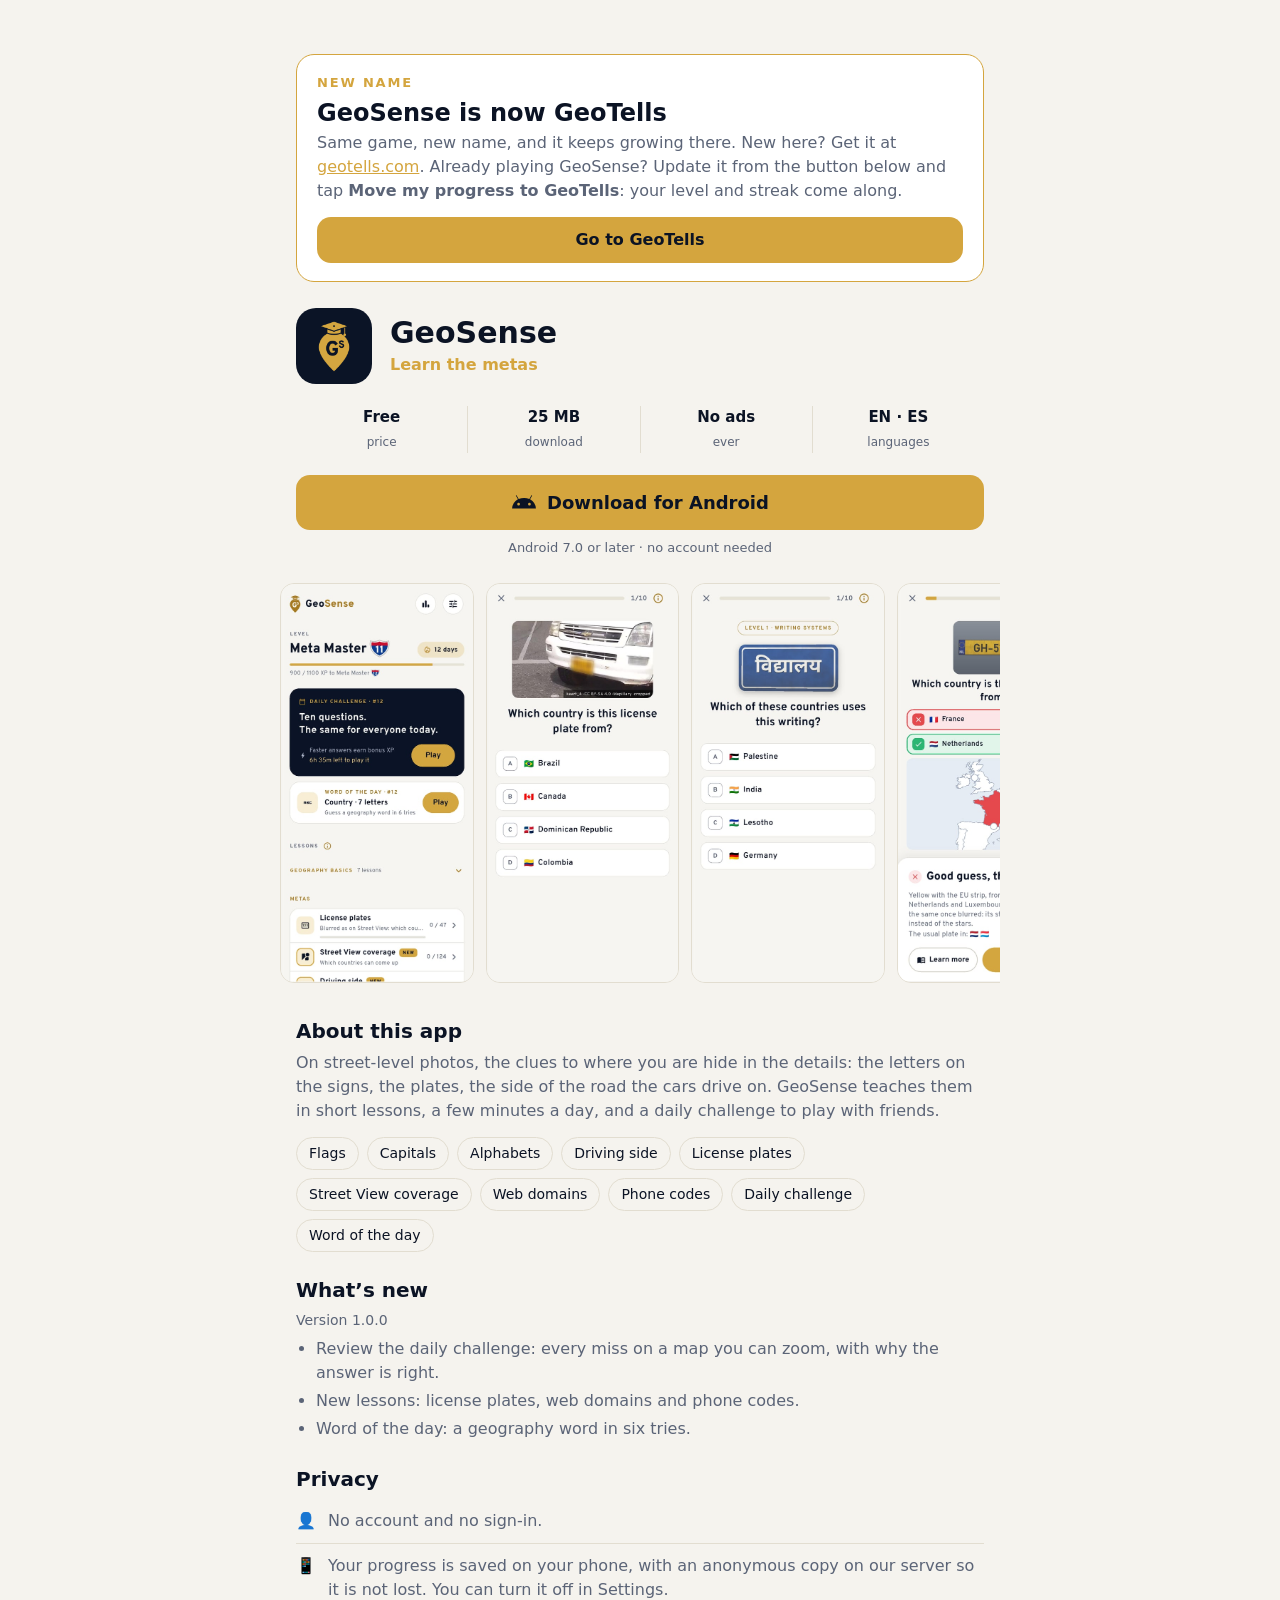
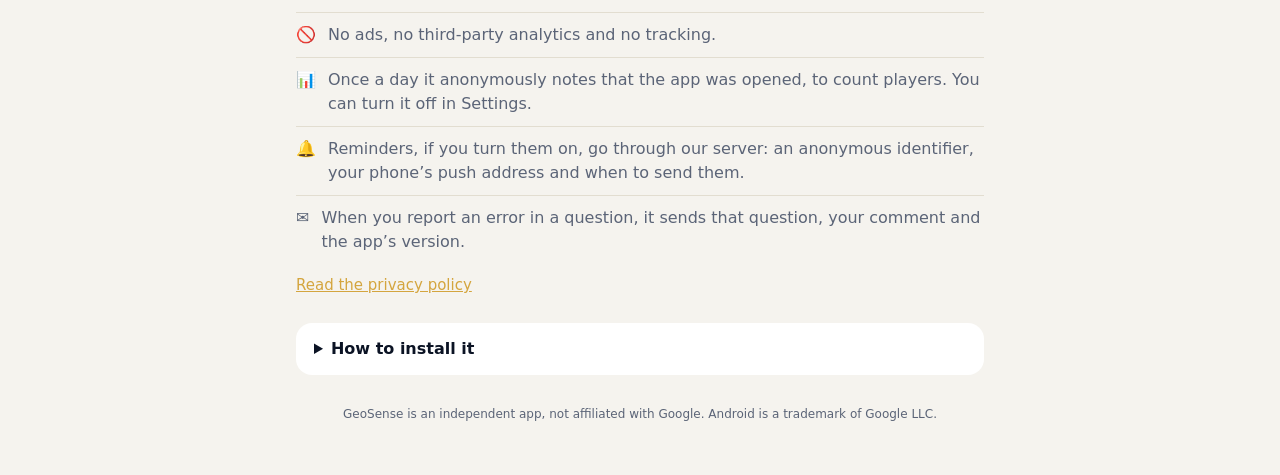
<file: index.html>
<!doctype html>
<!-- Made by _build.js: edit that, not this. -->
<html lang="en">
<head>
<meta charset="utf-8">
<meta name="viewport" content="width=device-width, initial-scale=1">
<title>GeoSense: Learn the Metas</title>
<meta name="description" content="Learn the metas: flags, road lines, alphabets, driving side... the clues that tell where a photo was taken. A few minutes a day.">
<meta property="og:title" content="GeoSense: Learn the Metas">
<meta property="og:description" content="Learn the clues that tell where a photo was taken, a few minutes a day.">
<!-- Small and square: WhatsApp shows it as a thumbnail beside the text, not a big banner. -->
<meta property="og:image" content="https://playgeosense.com/share.png">
<meta property="og:image:width" content="192">
<meta property="og:image:height" content="192">
<meta name="theme-color" content="#0b1324">
<link rel="icon" href="icon.png">
<link rel="stylesheet" href="style.css">
</head>
<body>
<main>
  <!-- The move: new players go to GeoTells; GeoSense's own get the last
       GeoSense (1.7) below, which moves their progress with one tap. -->
  <section class="invite moved">
    <p class="eyebrow" data-es="Nuevo nombre">New name</p>
    <h2 data-es="GeoSense ahora es GeoTells">GeoSense is now GeoTells</h2>
    <p data-es="El mismo juego, con otro nombre, y ahí sigue creciendo. ¿Eres nuevo? Descárgalo en &lt;a href=&quot;https://geotells.com&quot;&gt;geotells.com&lt;/a&gt;. ¿Ya juegas a GeoSense? Actualízala con el botón de abajo y pulsa &lt;b&gt;Pasar mi progreso a GeoTells&lt;/b&gt;: tu nivel y tu racha se vienen contigo.">Same game, new name, and it keeps growing there. New here? Get it at <a href="https://geotells.com">geotells.com</a>. Already playing GeoSense? Update it from the button below and tap <b>Move my progress to GeoTells</b>: your level and streak come along.</p>
    <a class="install" href="https://geotells.com"><span data-es="Ir a GeoTells">Go to GeoTells</span></a>
  </section>
  <header class="app">
    <img class="logo" src="icon.png" alt="" width="76" height="76">
    <div>
      <h1>GeoSense</h1>
      <p class="by" data-es="Aprende las metas">Learn the metas</p>
    </div>
  </header>
  <ul class="facts">
    <li><b data-es="Gratis">Free</b><span data-es="precio">price</span></li>
    <li><b id="size">25 MB</b><span data-es="descarga">download</span></li>
    <li><b data-es="Sin anuncios">No ads</b><span data-es="nunca">ever</span></li>
    <li><b>EN · ES</b><span data-es="idiomas">languages</span></li>
  </ul>
  <a class="install" href="https://github.com/geosenselearnthemetas-arch/geosenselearnthemetas-arch.github.io/releases/latest/download/GeoSense.apk"><svg viewBox="0 0 24 24" aria-hidden="true"><path fill="currentColor" d="M17.6 9.48l1.84-3.18a.38.38 0 0 0-.66-.38l-1.86 3.22A11.5 11.5 0 0 0 12 8.2c-1.74 0-3.38.37-4.92.94L5.22 5.92a.38.38 0 0 0-.66.38L6.4 9.48A10.8 10.8 0 0 0 1 18h22a10.8 10.8 0 0 0-5.4-8.52zM7 15.25a1.25 1.25 0 1 1 0-2.5 1.25 1.25 0 0 1 0 2.5zm10 0a1.25 1.25 0 1 1 0-2.5 1.25 1.25 0 0 1 0 2.5z"/></svg><span data-es="Descargar para Android">Download for Android</span></a>
  <p class="needs" data-es="Android 7.0 o superior · sin crear cuenta">Android 7.0 or later · no account needed</p>

  <!-- store.js picks each image in the page's language; the browser picks
       the light or dark one, as the phone is set. -->
  <div class="shots" id="shots" aria-label="Screenshots">
    <picture><source media="(prefers-color-scheme: light)"><img data-n="1" alt="Home: the daily challenge, the word of the day and the lessons" data-es-alt="Inicio: el reto diario, la palabra del día y las lecciones" width="540" height="1115"></picture>
    <picture><source media="(prefers-color-scheme: light)"><img data-n="2" alt="A real car with its plate blurred: which country is it?" data-es-alt="Un coche real con la matrícula difuminada: ¿de qué país es?" width="540" height="1115"></picture>
    <picture><source media="(prefers-color-scheme: light)"><img data-n="3" alt="Which writing is on the sign?" data-es-alt="¿Qué escritura hay en la señal?" width="540" height="1115" loading="lazy"></picture>
    <picture><source media="(prefers-color-scheme: light)"><img data-n="4" alt="Missed it? The clue explained: yellow plates with the EU strip" data-es-alt="¿Fallaste? La pista explicada: matrículas amarillas con la franja de la UE" width="540" height="1115" loading="lazy"></picture>
    <picture><source media="(prefers-color-scheme: light)"><img data-n="5" alt="Which country’s flag is this?" data-es-alt="¿De qué país es esta bandera?" width="540" height="1115" loading="lazy"></picture>
    <picture><source media="(prefers-color-scheme: light)"><img data-n="6" alt="Find the country on the map" data-es-alt="Encuentra el país en el mapa" width="540" height="1115" loading="lazy"></picture>
    <picture><source media="(prefers-color-scheme: light)"><img data-n="7" alt="Your result, ready to share" data-es-alt="Tu resultado, listo para compartir" width="540" height="1115" loading="lazy"></picture>
  </div>

  <section>
    <h3 data-es="Acerca de esta app">About this app</h3>
    <p data-es="En las fotos a pie de calle, las pistas de dónde estás se esconden en los detalles: las letras de los carteles, las matrículas, el lado por el que circulan los coches. GeoSense te las enseña con lecciones cortas, unos minutos al día, y un reto diario para jugar con amigos.">On street-level photos, the clues to where you are hide in the details: the letters on the signs, the plates, the side of the road the cars drive on. GeoSense teaches them in short lessons, a few minutes a day, and a daily challenge to play with friends.</p>
    <ul class="chips">
      <li data-es="Banderas">Flags</li>
      <li data-es="Capitales">Capitals</li>
      <li data-es="Alfabetos">Alphabets</li>
      <li data-es="Lado de conducción">Driving side</li>
      <li data-es="Matrículas">License plates</li>
      <li data-es="Cobertura de Street View">Street View coverage</li>
      <li data-es="Dominios web">Web domains</li>
      <li data-es="Prefijos">Phone codes</li>
      <li data-es="Reto diario">Daily challenge</li>
      <li data-es="Palabra del día">Word of the day</li>
    </ul>
  </section>

  <section>
    <h3 data-es="Novedades">What’s new</h3>
    <p class="meta" id="release">Version 1.0.0</p>
    <ul class="list">
      <li data-es="Revisa el reto diario: cada fallo en un mapa que puedes ampliar, con el porqué de la respuesta.">Review the daily challenge: every miss on a map you can zoom, with why the answer is right.</li>
      <li data-es="Lecciones nuevas: matrículas, dominios web y prefijos telefónicos.">New lessons: license plates, web domains and phone codes.</li>
      <li data-es="Palabra del día: una palabra de geografía en seis intentos.">Word of the day: a geography word in six tries.</li>
    </ul>
  </section>

  <section>
    <h3 data-es="Privacidad">Privacy</h3>
    <ul class="privacy">
      <li><span aria-hidden="true">👤</span><span data-es="Sin cuenta y sin registro.">No account and no sign-in.</span></li>
      <li><span aria-hidden="true">📱</span><span data-es="Tu progreso se guarda en tu móvil, con una copia anónima en nuestro servidor para que no se pierda. Puedes desactivarla en Ajustes.">Your progress is saved on your phone, with an anonymous copy on our server so it is not lost. You can turn it off in Settings.</span></li>
      <li><span aria-hidden="true">🚫</span><span data-es="Sin anuncios, sin analíticas de terceros y sin rastreo.">No ads, no third-party analytics and no tracking.</span></li>
      <li><span aria-hidden="true">📊</span><span data-es="Una vez al día anota de forma anónima que se abrió la app, para contar jugadores. Puedes desactivarlo en Ajustes.">Once a day it anonymously notes that the app was opened, to count players. You can turn it off in Settings.</span></li>
      <li><span aria-hidden="true">🔔</span><span data-es="Los recordatorios, si los activas, pasan por nuestro servidor: un identificador anónimo, la dirección push de tu móvil y cuándo enviarlos.">Reminders, if you turn them on, go through our server: an anonymous identifier, your phone’s push address and when to send them.</span></li>
      <li><span aria-hidden="true">✉️</span><span data-es="Si notificas un error en una pregunta, envía esa pregunta, tu comentario y la versión de la app.">When you report an error in a question, it sends that question, your comment and the app’s version.</span></li>
    </ul>
    <p class="more"><a href="privacy" data-es="Lee la política de privacidad">Read the privacy policy</a></p>
  </section>

  <details>
    <summary data-es="Cómo instalarla">How to install it</summary>
    <p class="note" data-es="GeoSense aún no está en Google Play, así que Android hace alguna pregunta más la primera vez. Es segura: acepta.">GeoSense is not on Google Play yet, so Android asks a few extra questions the first time. It is safe: say yes to them.</p>
    <ol>
      <li data-es="Pulsa &lt;b&gt;Descargar para Android&lt;/b&gt;. Si el navegador avisa de que el archivo puede ser dañino, pulsa &lt;b&gt;Descargar de todos modos&lt;/b&gt;.">Tap <b>Download for Android</b>. If the browser warns that the file could be harmful, tap <b>Download anyway</b>.</li>
      <li data-es="Abre &lt;b&gt;GeoSense.apk&lt;/b&gt;: desde el aviso de descarga, o desde la app &lt;b&gt;Archivos&lt;/b&gt;, en Descargas.">Open <b>GeoSense.apk</b>: from the download notification, or from the <b>Files</b> app, in Downloads.</li>
      <li data-es="Si dice que tu móvil no puede instalar apps desconocidas de esta fuente, pulsa &lt;b&gt;Ajustes&lt;/b&gt;, activa &lt;b&gt;Permitir de esta fuente&lt;/b&gt; y vuelve atrás. Así das permiso al navegador (o a la app Archivos) para instalar apps; luego puedes quitarlo.">If it says your phone is not allowed to install unknown apps from this source, tap <b>Settings</b>, turn on <b>Allow from this source</b> and go back. This lets your browser (or the Files app) install apps; you can turn it off afterwards.</li>
      <li data-es="Si alguna protección de seguridad del móvil bloquea la instalación (algunas marcas incluyen un bloqueador automático), desactívala un momento en &lt;b&gt;Ajustes › Seguridad&lt;/b&gt;, instala GeoSense y vuelve a activarla.">If a security feature of your phone blocks the installation (some brands include an automatic blocker), turn it off for a moment in <b>Settings › Security</b>, install GeoSense and turn it back on.</li>
      <li data-es="Si &lt;b&gt;Google Play Protect&lt;/b&gt; dice que no conoce la app, pulsa &lt;b&gt;Más detalles&lt;/b&gt; y luego &lt;b&gt;Instalar de todos modos&lt;/b&gt;.">If <b>Google Play Protect</b> says it does not know the app, tap <b>More details</b> and then <b>Install anyway</b>.</li>
      <li data-es="Pulsa &lt;b&gt;Instalar&lt;/b&gt; y luego &lt;b&gt;Abrir&lt;/b&gt;. Para actualizarla más adelante, vuelve a descargarla desde aquí e instálala encima: no pierdes tu progreso.">Tap <b>Install</b>, then <b>Open</b>. To update it later, download it again from here and install it over the old one: your progress stays.</li>
    </ol>
  </details>

  <p class="legal" data-es="GeoSense es una app independiente, sin relación con Google. Android es una marca de Google LLC.">GeoSense is an independent app, not affiliated with Google. Android is a trademark of Google LLC.</p>
</main>
<script src="lang.js"></script>
<script src="store.js"></script>
</body>
</html>
</file>
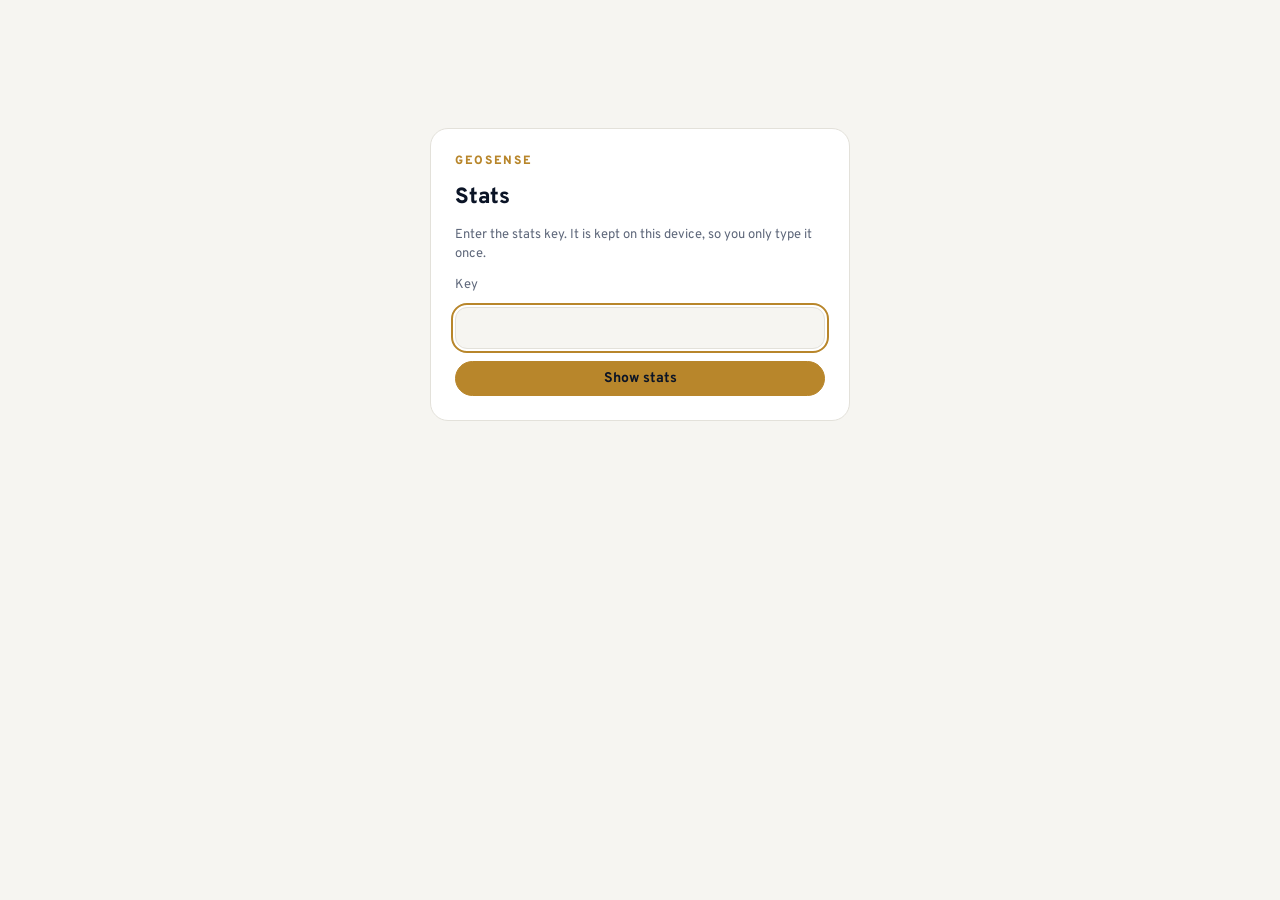
<file: stats/index.html>
<!doctype html>
<html lang="en">
<head>
<meta charset="utf-8">
<meta name="viewport" content="width=device-width, initial-scale=1, viewport-fit=cover">
<meta name="robots" content="noindex">
<title>GeoSense Stats</title>
<link rel="manifest" href="manifest.webmanifest">
<link rel="icon" href="../icon.png">
<link rel="apple-touch-icon" href="../icon.png">
<meta name="theme-color" content="#0b1426">
<link rel="preconnect" href="https://fonts.googleapis.com">
<link rel="preconnect" href="https://fonts.gstatic.com" crossorigin>
<link rel="stylesheet" href="https://fonts.googleapis.com/css2?family=Overpass:wght@400;600;700;800&display=swap">
<style>
/* The app's own look: midnight ground, gold for what matters, highway-sign
   type. Dark first, as the app's home; light follows the phone. */
:root {
  --bg: #0b1426; --card: #111d35; --raised: #18284a; --line: #24375e;
  --text: #f6f5f1; --muted: #aeb9cf; --faint: #5a6e96;
  --gold: #d4a640; --gold-soft: #3a3320; --blue: #5b8fd6; --ok: #2bb673; --bad: #e5484d;
  --font: "Overpass", system-ui, -apple-system, "Segoe UI", Roboto, sans-serif;
  color-scheme: dark;
}
@media (prefers-color-scheme: light) {
  :root { --bg: #f6f5f1; --card: #ffffff; --raised: #f0eee8; --line: #e3e1da; --text: #0b1426; --muted: #5e677a; --faint: #aeb9cf;
    --gold: #b8862b; --gold-soft: #f8eed5; --blue: #1d4f91; color-scheme: light; }
}
* { box-sizing: border-box; }
html, body { margin: 0; }
body { background: var(--bg); color: var(--text); font: 16px/1.45 var(--font); -webkit-font-smoothing: antialiased; }
main {
  max-width: 1120px; margin: 0 auto;
  padding: max(20px, env(safe-area-inset-top)) max(16px, env(safe-area-inset-right)) 48px max(16px, env(safe-area-inset-left));
  display: flex; flex-direction: column; gap: 28px;
}
header { display: flex; align-items: center; gap: 14px; flex-wrap: wrap; }
header img { width: 44px; height: 44px; border-radius: 12px; }
header h1 { margin: 0; font-size: 26px; font-weight: 800; letter-spacing: 0.01em; }
header h1 span { color: var(--gold); }
.when { color: var(--muted); font-size: 13px; font-variant-numeric: tabular-nums; }
.head-text { display: flex; flex-direction: column; flex: 1; min-width: 12rem; }
.actions { display: flex; gap: 8px; }
button {
  font: 700 14px var(--font); color: var(--text); background: var(--raised); border: 1px solid var(--line);
  border-radius: 999px; padding: 8px 16px; cursor: pointer;
}
button:hover { border-color: var(--gold); }
button:focus-visible, input:focus-visible { outline: 2px solid var(--gold); outline-offset: 2px; }
button.primary { background: var(--gold); color: #0b1426; border-color: var(--gold); }
.eyebrow { margin: 0; color: var(--gold); font-weight: 800; letter-spacing: 0.14em; text-transform: uppercase; font-size: 12px; }
h2 { margin: 0; font-size: 20px; font-weight: 800; }

.kpis { display: grid; grid-template-columns: repeat(auto-fit, minmax(min(100%, 200px), 1fr)); gap: 12px; }
.kpi { background: var(--card); border: 1px solid var(--line); border-radius: 18px; padding: 16px 18px; display: flex; flex-direction: column; gap: 2px; }
.kpi .label { color: var(--muted); font-size: 13px; font-weight: 600; }
.kpi .value { font-size: 40px; font-weight: 800; line-height: 1.1; font-variant-numeric: tabular-nums; }
.kpi .sub { color: var(--muted); font-size: 13px; }
.kpi.lead { border-color: var(--gold); }
.kpi.lead .value { color: var(--gold); }

section { display: flex; flex-direction: column; gap: 12px; }
.grid { display: grid; grid-template-columns: repeat(auto-fit, minmax(min(100%, 340px), 1fr)); gap: 12px; }
.card { background: var(--card); border: 1px solid var(--line); border-radius: 18px; padding: 18px; display: flex; flex-direction: column; gap: 8px; min-width: 0; }
.card h3 { margin: 0; font-size: 16px; font-weight: 700; }
.note { margin: 0; color: var(--muted); font-size: 13px; }
.chart { min-height: 180px; }
.chart svg { display: block; width: 100%; height: auto; overflow: visible; }
.legend { display: flex; flex-wrap: wrap; gap: 14px; font-size: 13px; color: var(--muted); }
.legend i { display: inline-block; width: 10px; height: 10px; border-radius: 3px; margin-right: 6px; }
.rule { display: inline-flex; align-items: center; gap: 8px; font-size: 13px; color: var(--muted); }
.chip { display: inline-block; padding: 1px 10px; border-radius: 999px; font-weight: 700; font-size: 12px; background: var(--raised); border: 1px solid var(--line); color: var(--text); }
.chip.on { background: var(--gold-soft); border-color: var(--gold); color: var(--gold); }

table { width: 100%; border-collapse: collapse; font-size: 14px; font-variant-numeric: tabular-nums; }
th { text-align: left; color: var(--muted); font-weight: 600; font-size: 12px; padding: 6px 8px; border-bottom: 1px solid var(--line); white-space: nowrap; }
td { padding: 8px; border-bottom: 1px solid var(--line); white-space: nowrap; }
th.n, td.n { text-align: right; }
.scroll { overflow-x: auto; }
.list { list-style: none; margin: 0; padding: 0; }
.list li { display: flex; justify-content: space-between; gap: 12px; padding: 9px 0; border-bottom: 1px solid var(--line); }
.list li:last-child { border-bottom: 0; }
.list b { font-variant-numeric: tabular-nums; }
.empty { color: var(--muted); font-size: 14px; padding: 12px 0; }

/* Asked once: the key that unlocks the numbers. */
.gate { max-width: 420px; margin: 12vh auto 0; background: var(--card); border: 1px solid var(--line); border-radius: 18px; padding: 24px; display: flex; flex-direction: column; gap: 12px; }
.gate h2 { font-size: 22px; }
.gate input { font: 16px var(--font); padding: 10px 12px; border-radius: 12px; border: 1px solid var(--line); background: var(--bg); color: var(--text); width: 100%; }
.error { color: var(--bad); font-size: 14px; margin: 0; }
.foot { color: var(--muted); font-size: 12px; max-width: 70ch; }
[hidden] { display: none !important; }
</style>
</head>
<body>
<main>
  <form class="gate" id="gate" hidden>
    <p class="eyebrow">GeoSense</p>
    <h2>Stats</h2>
    <p class="note">Enter the stats key. It is kept on this device, so you only type it once.</p>
    <label for="key" class="note">Key</label>
    <input id="key" name="key" type="password" autocomplete="off" spellcheck="false" required>
    <p class="error" id="gate-error" hidden></p>
    <button class="primary" type="submit">Show stats</button>
  </form>

  <div id="board" hidden style="display: contents">
    <header>
      <img src="../icon.png" alt="">
      <div class="head-text">
        <h1>Geo<span>Sense</span> stats</h1>
        <span class="when" id="when">Loading…</span>
      </div>
      <div class="actions">
        <button type="button" id="refresh">Refresh</button>
        <button type="button" id="forget" title="Remove the key from this device">Sign out</button>
      </div>
    </header>
    <p class="error" id="board-error" hidden></p>

    <div class="kpis">
      <div class="kpi lead"><span class="label">Website downloads</span><span class="value" id="k-downloads">—</span><span class="sub" id="k-downloads-sub">All stable versions</span></div>
      <div class="kpi"><span class="label">Active today</span><span class="value" id="k-today">—</span><span class="sub">Installs that opened the app (UTC day)</span></div>
      <div class="kpi"><span class="label">Active last 7 days</span><span class="value" id="k-week">—</span><span class="sub" id="k-week-sub">Each install once</span></div>
      <div class="kpi"><span class="label">Come back</span><span class="value" id="k-return">—</span><span class="sub" id="k-return-sub">Installs that played on 2+ days</span></div>
    </div>

    <section>
      <p class="eyebrow">Players</p>
      <div class="grid">
        <div class="card">
          <h3>Active installs per day</h3>
          <p class="note">Each install once a day, phones only. Counted since Oct 15, 2026.</p>
          <div class="legend"><span><i style="background: var(--faint)"></i>Seen before</span><span><i style="background: var(--gold)"></i>New that day</span></div>
          <div class="chart" id="c-daily"></div>
        </div>
        <div class="card">
          <h3>Days played per install</h3>
          <p class="note">More than one day means they came back.</p>
          <div class="chart" id="c-days"></div>
        </div>
      </div>
    </section>

    <section>
      <p class="eyebrow">Downloads and versions</p>
      <div class="grid">
        <div class="card">
          <h3>Downloads per stable version</h3>
          <p class="note">From the website, while each version was the latest. The current one is live.</p>
          <div class="chart" id="c-downloads"></div>
        </div>
        <div class="card">
          <h3>Version in use</h3>
          <p class="note">Last 30 days, the version each install last opened with. 1.0.0 is a local test build.</p>
          <div class="chart" id="c-versions"></div>
          <div class="rule" id="update-rule"></div>
        </div>
      </div>
    </section>

    <section>
      <p class="eyebrow">Progress</p>
      <div class="grid">
        <div class="card">
          <h3>Player levels</h3>
          <p class="note">From cloud progress copies, test builds left out.</p>
          <div class="chart" id="c-levels"></div>
        </div>
        <div class="card">
          <h3>Current streaks</h3>
          <p class="note">Days in a row, from the same copies.</p>
          <div class="chart" id="c-streaks"></div>
        </div>
      </div>
    </section>

    <section>
      <p class="eyebrow">Daily challenge and reminders</p>
      <div class="grid">
        <div class="card">
          <h3>Daily challenge results</h3>
          <p class="note">Real players only, scores out of 10.</p>
          <div class="scroll">
            <table>
              <thead><tr><th>Challenge</th><th class="n">Players</th><th class="n">Average</th><th class="n">Perfect 10s</th><th class="n">Avg. time</th></tr></thead>
              <tbody id="t-challenge"></tbody>
            </table>
          </div>
        </div>
        <div class="card">
          <h3>Reminders and backups</h3>
          <p class="note">Installs on the server right now.</p>
          <ul class="list" id="l-counts"></ul>
        </div>
      </div>
    </section>

    <section>
      <p class="eyebrow">Tests</p>
      <div class="card">
        <h3>Emulators and local builds</h3>
        <p class="note">Last 30 days. Kept out of every count above.</p>
        <ul class="list" id="l-tests"></ul>
      </div>
    </section>

    <p class="foot">Players: Supabase (app opens, cloud progress copies, daily challenge, reminders). Downloads: the website's GitHub release, live for the current version. Only installs that share usage (on by default) are counted as players.</p>
  </div>
</main>

<script>
(() => {
  const SUPABASE = 'https://kvlhqytsdhstkjhoclxu.supabase.co/rest/v1/rpc/stats_page';
  const PUBLISHABLE = 'sb_publishable_TOpALZYOS3lzNgfkuiGY2Q_6zpB-Lw3';
  const RELEASE = 'https://api.github.com/repos/geosenselearnthemetas-arch/geosenselearnthemetas-arch.github.io/releases/tags/latest';
  const KEY = 'geosense-stats-key';
  const $ = (id) => document.getElementById(id);
  const num = new Intl.NumberFormat('en');
  const pct = new Intl.NumberFormat('en', { style: 'percent', maximumFractionDigits: 0 });
  const shortDay = (d) => new Date(d + 'T00:00:00Z').toLocaleDateString('en', { month: 'short', day: 'numeric', timeZone: 'UTC' });

  const storage = {
    get() { try { return localStorage.getItem(KEY); } catch { return null; } },
    set(v) { try { localStorage.setItem(KEY, v); } catch { /* kept for this visit only */ } },
    clear() { try { localStorage.removeItem(KEY); } catch { /* nothing kept */ } },
  };
  let key = storage.get();

  function showGate(message) {
    $('board').hidden = true;
    $('gate').hidden = false;
    $('gate-error').hidden = !message;
    $('gate-error').textContent = message || '';
    $('key').focus();
  }

  $('gate').addEventListener('submit', (ev) => {
    ev.preventDefault();
    key = $('key').value.trim();
    if (key) load(true);
  });
  $('refresh').addEventListener('click', () => load());
  $('forget').addEventListener('click', () => { storage.clear(); key = null; $('key').value = ''; showGate(); });

  async function fetchStats() {
    const res = await fetch(SUPABASE, {
      method: 'POST',
      headers: { apikey: PUBLISHABLE, 'Content-Type': 'application/json' },
      body: JSON.stringify({ p_key: key }),
    });
    const body = await res.json().catch(() => ({}));
    if (!res.ok) throw Object.assign(new Error(body.message || `Supabase answered ${res.status}`), { wrongKey: body.message === 'wrong key' });
    return body;
  }

  async function fetchRelease() {
    try {
      const res = await fetch(RELEASE, { headers: { Accept: 'application/vnd.github+json' } });
      if (!res.ok) return null;
      const r = await res.json();
      const apk = (r.assets || []).find((a) => a.name === 'GeoSense.apk');
      return apk ? { version: (r.name || '').replace(/^GeoSense /, ''), downloads: apk.download_count, published: apk.updated_at.slice(0, 10) } : null;
    } catch { return null; }
  }

  let loading = false;
  async function load(fromGate) {
    if (!key) return showGate();
    if (loading) return;
    loading = true;
    $('refresh').disabled = true;
    try {
      const [stats, release] = await Promise.all([fetchStats(), fetchRelease()]);
      if (fromGate) storage.set(key);
      $('gate').hidden = true;
      $('board').hidden = false;
      $('board-error').hidden = true;
      draw(stats, release);
    } catch (e) {
      if (e.wrongKey) { storage.clear(); key = null; showGate('That key is not right. Check .geosense/stats_key.'); }
      else if (fromGate || $('board').hidden) showGate(`Could not load the stats: ${e.message}. Check the connection and try again.`);
      else { $('board-error').hidden = false; $('board-error').textContent = `Could not refresh: ${e.message}. Showing the last numbers.`; }
    } finally {
      loading = false;
      $('refresh').disabled = false;
    }
  }

  // ---- Drawing -------------------------------------------------------
  const NS = 'http://www.w3.org/2000/svg';
  const el = (name, attrs, text) => {
    const n = document.createElementNS(NS, name);
    for (const [k, v] of Object.entries(attrs)) n.setAttribute(k, v);
    if (text != null) n.textContent = text;
    return n;
  };
  const textWidth = (svg, s, size) => { const t = el('text', { 'font-size': size }, s); svg.appendChild(t); const w = t.getComputedTextLength(); t.remove(); return w; };

  function empty(box, message) { box.replaceChildren(); const p = document.createElement('p'); p.className = 'empty'; p.textContent = message; box.appendChild(p); }

  // Columns, stacked when there are several series. Values on top of each.
  function columns(box, rows, label, series, { height = 200 } = {}) {
    if (!rows.length) return empty(box, 'Nothing yet.');
    box.replaceChildren();
    const W = Math.max(280, box.clientWidth), H = height, top = 20, bottom = 26;
    const svg = el('svg', { viewBox: `0 0 ${W} ${H}`, role: 'img', 'font-family': 'var(--font)' });
    box.appendChild(svg);
    const max = Math.max(1, ...rows.map((r) => series.reduce((s, k) => s + r[k.key], 0)));
    const y = (v) => H - bottom - (v / max) * (H - top - bottom);
    const step = W / rows.length, bw = Math.min(40, step * 0.62);
    svg.appendChild(el('line', { x1: 0, x2: W, y1: H - bottom, y2: H - bottom, stroke: 'var(--line)' }));
    const labelEvery = Math.ceil(rows.length / Math.max(1, Math.floor(W / 52)));
    rows.forEach((r, i) => {
      const cx = step * i + step / 2;
      let base = 0;
      series.forEach((s, j) => {
        const v = r[s.key];
        if (v > 0) {
          const last = series.slice(j + 1).every((n) => !(r[n.key] > 0));
          const h = y(base) - y(base + v);
          svg.appendChild(el('rect', { x: cx - bw / 2, y: y(base + v), width: bw, height: Math.max(h, 1), rx: last ? 5 : 0, fill: s.color(r) }));
          if (last) svg.appendChild(el('rect', { x: cx - bw / 2, y: y(base + v) + h / 2, width: bw, height: h / 2, fill: s.color(r) }));
        }
        base += v;
      });
      svg.appendChild(el('text', { x: cx, y: y(base) - 6, 'text-anchor': 'middle', 'font-size': 12, 'font-weight': 700, fill: 'var(--text)' }, num.format(base)));
      if (i % labelEvery === 0) svg.appendChild(el('text', { x: cx, y: H - 8, 'text-anchor': 'middle', 'font-size': 11, fill: 'var(--muted)' }, label(r)));
    });
  }

  // Horizontal bars with the name on the left and the value at the end.
  function bars(box, rows, name, value, color) {
    if (!rows.length) return empty(box, 'Nothing yet.');
    box.replaceChildren();
    const W = Math.max(280, box.clientWidth), rowH = 32, H = rows.length * rowH;
    const svg = el('svg', { viewBox: `0 0 ${W} ${H}`, role: 'img', 'font-family': 'var(--font)' });
    box.appendChild(svg);
    const left = Math.max(...rows.map((r) => textWidth(svg, name(r), 13))) + 12;
    const right = textWidth(svg, num.format(Math.max(...rows.map(value))), 13) + 12;
    const max = Math.max(1, ...rows.map(value));
    rows.forEach((r, i) => {
      const yy = i * rowH;
      const w = Math.max(3, (value(r) / max) * (W - left - right));
      svg.appendChild(el('text', { x: left - 10, y: yy + 20, 'text-anchor': 'end', 'font-size': 13, fill: 'var(--text)' }, name(r)));
      svg.appendChild(el('rect', { x: left, y: yy + 7, width: w, height: 18, rx: 5, fill: color(r) }));
      svg.appendChild(el('text', { x: left + w + 8, y: yy + 20, 'font-size': 13, 'font-weight': 700, fill: 'var(--muted)' }, num.format(value(r))));
    });
  }

  let last = null;
  function draw(s, release) {
    last = [s, release];
    const at = new Date(s.at);
    $('when').textContent = `Updated ${at.toLocaleString('en', { dateStyle: 'medium', timeStyle: 'short' })}`;

    // Downloads: closed versions plus the live count of the current one.
    const history = s.downloads.map((d) => ({ ...d, live: false }));
    if (release && !history.some((d) => d.version === release.version)) history.push({ version: release.version, published: release.published, downloads: release.downloads, live: true });
    const total = history.reduce((n, d) => n + d.downloads, 0);
    $('k-downloads').textContent = num.format(total);
    $('k-downloads-sub').textContent = release ? `${num.format(release.downloads)} of them on ${release.version}, the current version` : 'Closed versions only: GitHub did not answer';

    $('k-today').textContent = num.format(s.summary.today);
    $('k-week').textContent = num.format(s.summary.last_7_days);
    $('k-week-sub').textContent = `${num.format(s.summary.last_30_days)} in the last 30 days`;
    const ret = s.returning;
    $('k-return').textContent = ret.installs ? pct.format(ret.returned / ret.installs) : '—';
    $('k-return-sub').textContent = `${num.format(ret.returned)} of ${num.format(ret.installs)} installs played on 2+ days`;

    // Last 30 days of activity.
    const daily = s.daily.slice(-30).map((d) => ({ ...d, old: d.active - d.new }));
    columns($('c-daily'), daily, (d) => shortDay(d.day), [
      { key: 'old', color: () => 'var(--faint)' },
      { key: 'new', color: () => 'var(--gold)' },
    ]);
    columns($('c-days'), s.days_played, (d) => (d.days === 1 ? '1 day' : `${d.days} days`), [{ key: 'installs', color: () => 'var(--blue)' }]);
    columns($('c-downloads'), history, (d) => d.version, [{ key: 'downloads', color: (d) => (d.live ? 'var(--gold)' : 'var(--faint)') }]);

    const kind = (v) => (v === '1.0.0' ? 'test' : v.includes('-beta') ? 'beta' : 'stable');
    bars($('c-versions'), s.versions, (r) => r.version, (r) => r.installs,
      (r) => ({ stable: 'var(--gold)', beta: 'var(--blue)', test: 'var(--faint)' })[kind(r.version)]);

    const rule = s.update_rule || {};
    const ruleBox = $('update-rule');
    ruleBox.replaceChildren();
    const chip = (text, on) => { const c = document.createElement('span'); c.className = 'chip' + (on ? ' on' : ''); c.textContent = text; return c; };
    ruleBox.append('Update prompt:');
    ruleBox.append(chip(rule.recommended ? `asks below ${rule.recommended}` : 'not asking', !!rule.recommended));
    ruleBox.append(chip(rule.minimum ? `blocks below ${rule.minimum}` : 'not blocking', !!rule.minimum));

    columns($('c-levels'), s.levels, (d) => `L${d.level}`, [{ key: 'players', color: () => 'var(--gold)' }]);
    columns($('c-streaks'), s.streaks, (d) => `${d.streak}`, [{ key: 'players', color: () => 'var(--blue)' }]);

    const tbody = $('t-challenge');
    tbody.replaceChildren();
    if (!s.challenge.length) { const tr = tbody.insertRow(); const td = tr.insertCell(); td.colSpan = 5; td.className = 'empty'; td.textContent = 'No results yet.'; }
    s.challenge.slice().reverse().forEach((c) => {
      const tr = tbody.insertRow();
      [[`#${c.number}`], [num.format(c.players), 'n'], [Number(c.average).toFixed(1), 'n'], [num.format(c.perfect), 'n'], [`${Number(c.seconds).toFixed(0)} s`, 'n']].forEach(([t, cls]) => {
        const td = tr.insertCell(); td.textContent = t; if (cls) td.className = cls;
      });
    });

    const counts = s.counts;
    const list = $('l-counts');
    list.replaceChildren();
    [
      ['Phones with push notifications', counts.push_devices],
      ['Installs with reminders', counts.reminder_installs],
      ['… in Spanish', counts.reminders_es],
      ['… in English', counts.reminders_en],
      ['Have played the daily challenge', counts.challenge_players],
      ['Cloud progress copies', counts.backups],
    ].forEach(([label, value]) => {
      const li = document.createElement('li');
      const span = document.createElement('span'); span.textContent = label;
      const b = document.createElement('b'); b.textContent = num.format(value);
      li.append(span, b); list.appendChild(li);
    });

    const tests = $('l-tests');
    tests.replaceChildren();
    if (!s.tests.length) { const li = document.createElement('li'); li.className = 'empty'; li.textContent = 'No test installs in the last 30 days.'; tests.appendChild(li); }
    s.tests.forEach((t) => {
      const li = document.createElement('li');
      const span = document.createElement('span'); span.textContent = `${t.kind === 'emulator' ? 'Emulator' : 'Local build'} · ${t.version}`;
      const b = document.createElement('b'); b.textContent = num.format(t.installs);
      li.append(span, b); tests.appendChild(li);
    });
  }

  // Charts follow the width; numbers refresh every 5 minutes while in view.
  let resize;
  window.addEventListener('resize', () => { clearTimeout(resize); resize = setTimeout(() => last && draw(...last), 150); });
  setInterval(() => { if (document.visibilityState === 'visible' && key && !$('board').hidden) load(); }, 5 * 60 * 1000);
  document.addEventListener('visibilitychange', () => { if (document.visibilityState === 'visible' && key && !$('board').hidden) load(); });

  if ('serviceWorker' in navigator) navigator.serviceWorker.register('sw.js').catch(() => {});
  load();
})();
</script>
</body>
</html>
</file>
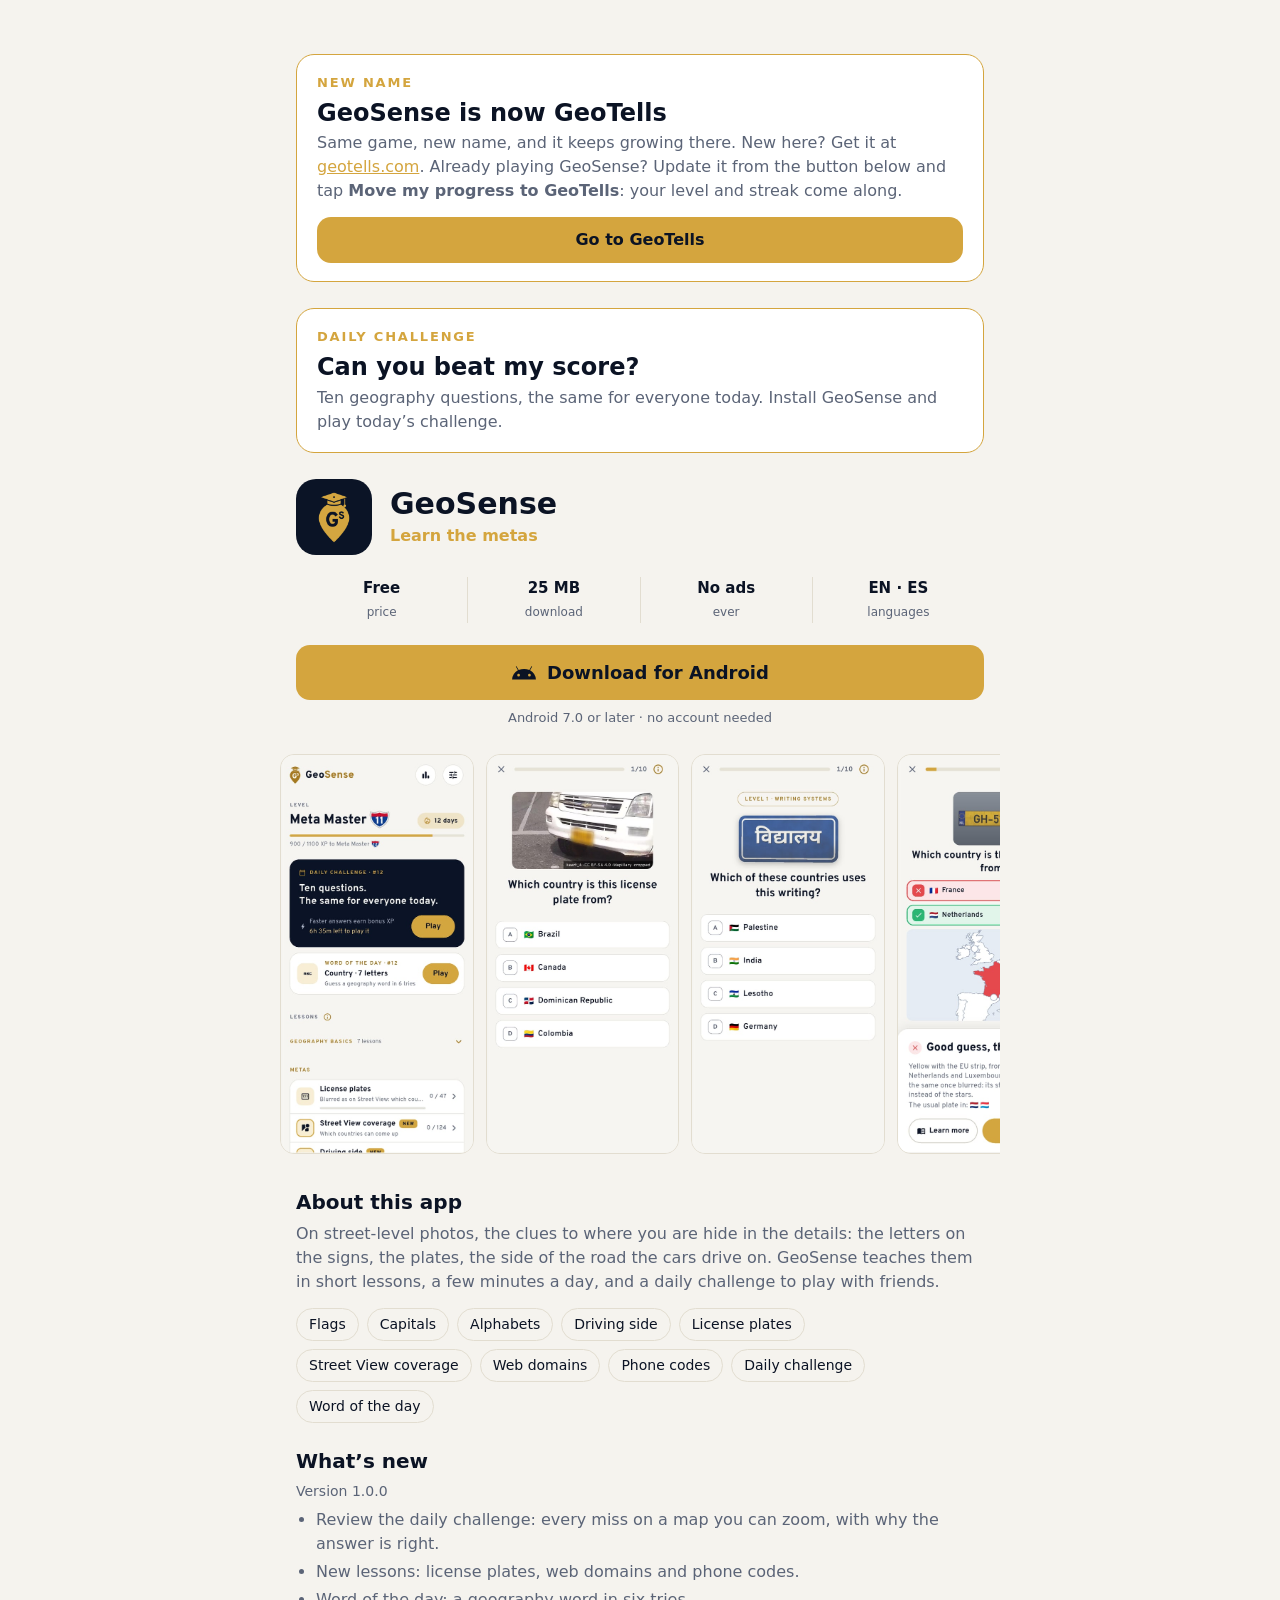
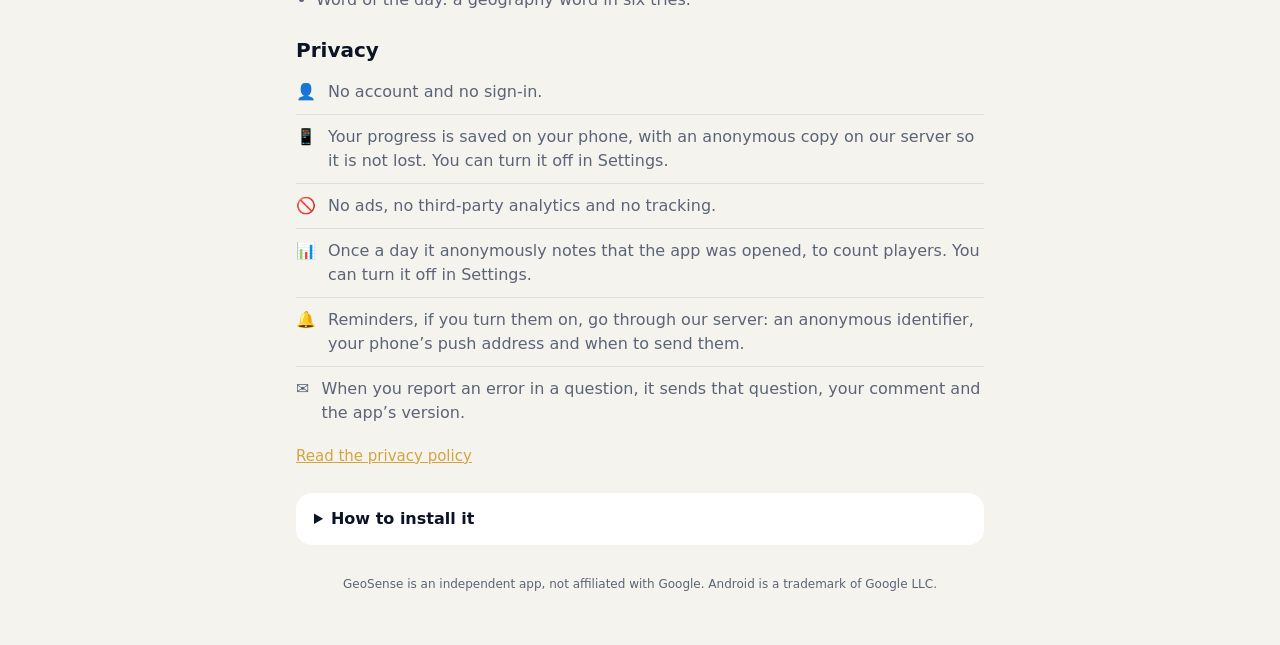
<file: d.html>
<!doctype html>
<!-- Made by _build.js: edit that, not this. -->
<html lang="en">
<head>
<meta charset="utf-8">
<meta name="viewport" content="width=device-width, initial-scale=1">
<title>GeoSense daily challenge</title>
<meta name="description" content="Ten geography questions, the same for everyone today. Can you beat my score?">
<meta property="og:title" content="GeoSense daily challenge">
<meta property="og:description" content="Ten geography questions, the same for everyone today. Can you beat my score?">
<!-- Small and square: WhatsApp shows it as a thumbnail beside the text, not a big banner. -->
<meta property="og:image" content="https://playgeosense.com/share.png">
<meta property="og:image:width" content="192">
<meta property="og:image:height" content="192">
<meta name="theme-color" content="#0b1324">
<link rel="icon" href="icon.png">
<link rel="stylesheet" href="style.css">
</head>
<body>
<main>
  <!-- The move: new players go to GeoTells; GeoSense's own get the last
       GeoSense (1.7) below, which moves their progress with one tap. -->
  <section class="invite moved">
    <p class="eyebrow" data-es="Nuevo nombre">New name</p>
    <h2 data-es="GeoSense ahora es GeoTells">GeoSense is now GeoTells</h2>
    <p data-es="El mismo juego, con otro nombre, y ahí sigue creciendo. ¿Eres nuevo? Descárgalo en &lt;a href=&quot;https://geotells.com&quot;&gt;geotells.com&lt;/a&gt;. ¿Ya juegas a GeoSense? Actualízala con el botón de abajo y pulsa &lt;b&gt;Pasar mi progreso a GeoTells&lt;/b&gt;: tu nivel y tu racha se vienen contigo.">Same game, new name, and it keeps growing there. New here? Get it at <a href="https://geotells.com">geotells.com</a>. Already playing GeoSense? Update it from the button below and tap <b>Move my progress to GeoTells</b>: your level and streak come along.</p>
    <a class="install" href="https://geotells.com"><span data-es="Ir a GeoTells">Go to GeoTells</span></a>
  </section>
  <section class="invite">
    <p class="eyebrow" id="label" data-es="Reto diario">Daily challenge</p>
    <h2 data-es="¿Me superas?">Can you beat my score?</h2>
    <p data-es="Diez preguntas de geografía, las mismas para todos hoy. Instala GeoSense y juega el reto de hoy.">Ten geography questions, the same for everyone today. Install GeoSense and play today’s challenge.</p>
  </section>
  <header class="app">
    <img class="logo" src="icon.png" alt="" width="76" height="76">
    <div>
      <h1>GeoSense</h1>
      <p class="by" data-es="Aprende las metas">Learn the metas</p>
    </div>
  </header>
  <ul class="facts">
    <li><b data-es="Gratis">Free</b><span data-es="precio">price</span></li>
    <li><b id="size">25 MB</b><span data-es="descarga">download</span></li>
    <li><b data-es="Sin anuncios">No ads</b><span data-es="nunca">ever</span></li>
    <li><b>EN · ES</b><span data-es="idiomas">languages</span></li>
  </ul>
  <a class="install" href="https://github.com/geosenselearnthemetas-arch/geosenselearnthemetas-arch.github.io/releases/latest/download/GeoSense.apk"><svg viewBox="0 0 24 24" aria-hidden="true"><path fill="currentColor" d="M17.6 9.48l1.84-3.18a.38.38 0 0 0-.66-.38l-1.86 3.22A11.5 11.5 0 0 0 12 8.2c-1.74 0-3.38.37-4.92.94L5.22 5.92a.38.38 0 0 0-.66.38L6.4 9.48A10.8 10.8 0 0 0 1 18h22a10.8 10.8 0 0 0-5.4-8.52zM7 15.25a1.25 1.25 0 1 1 0-2.5 1.25 1.25 0 0 1 0 2.5zm10 0a1.25 1.25 0 1 1 0-2.5 1.25 1.25 0 0 1 0 2.5z"/></svg><span data-es="Descargar para Android">Download for Android</span></a>
  <p class="needs" data-es="Android 7.0 o superior · sin crear cuenta">Android 7.0 or later · no account needed</p>

  <!-- store.js picks each image in the page's language; the browser picks
       the light or dark one, as the phone is set. -->
  <div class="shots" id="shots" aria-label="Screenshots">
    <picture><source media="(prefers-color-scheme: light)"><img data-n="1" alt="Home: the daily challenge, the word of the day and the lessons" data-es-alt="Inicio: el reto diario, la palabra del día y las lecciones" width="540" height="1115"></picture>
    <picture><source media="(prefers-color-scheme: light)"><img data-n="2" alt="A real car with its plate blurred: which country is it?" data-es-alt="Un coche real con la matrícula difuminada: ¿de qué país es?" width="540" height="1115"></picture>
    <picture><source media="(prefers-color-scheme: light)"><img data-n="3" alt="Which writing is on the sign?" data-es-alt="¿Qué escritura hay en la señal?" width="540" height="1115" loading="lazy"></picture>
    <picture><source media="(prefers-color-scheme: light)"><img data-n="4" alt="Missed it? The clue explained: yellow plates with the EU strip" data-es-alt="¿Fallaste? La pista explicada: matrículas amarillas con la franja de la UE" width="540" height="1115" loading="lazy"></picture>
    <picture><source media="(prefers-color-scheme: light)"><img data-n="5" alt="Which country’s flag is this?" data-es-alt="¿De qué país es esta bandera?" width="540" height="1115" loading="lazy"></picture>
    <picture><source media="(prefers-color-scheme: light)"><img data-n="6" alt="Find the country on the map" data-es-alt="Encuentra el país en el mapa" width="540" height="1115" loading="lazy"></picture>
    <picture><source media="(prefers-color-scheme: light)"><img data-n="7" alt="Your result, ready to share" data-es-alt="Tu resultado, listo para compartir" width="540" height="1115" loading="lazy"></picture>
  </div>

  <section>
    <h3 data-es="Acerca de esta app">About this app</h3>
    <p data-es="En las fotos a pie de calle, las pistas de dónde estás se esconden en los detalles: las letras de los carteles, las matrículas, el lado por el que circulan los coches. GeoSense te las enseña con lecciones cortas, unos minutos al día, y un reto diario para jugar con amigos.">On street-level photos, the clues to where you are hide in the details: the letters on the signs, the plates, the side of the road the cars drive on. GeoSense teaches them in short lessons, a few minutes a day, and a daily challenge to play with friends.</p>
    <ul class="chips">
      <li data-es="Banderas">Flags</li>
      <li data-es="Capitales">Capitals</li>
      <li data-es="Alfabetos">Alphabets</li>
      <li data-es="Lado de conducción">Driving side</li>
      <li data-es="Matrículas">License plates</li>
      <li data-es="Cobertura de Street View">Street View coverage</li>
      <li data-es="Dominios web">Web domains</li>
      <li data-es="Prefijos">Phone codes</li>
      <li data-es="Reto diario">Daily challenge</li>
      <li data-es="Palabra del día">Word of the day</li>
    </ul>
  </section>

  <section>
    <h3 data-es="Novedades">What’s new</h3>
    <p class="meta" id="release">Version 1.0.0</p>
    <ul class="list">
      <li data-es="Revisa el reto diario: cada fallo en un mapa que puedes ampliar, con el porqué de la respuesta.">Review the daily challenge: every miss on a map you can zoom, with why the answer is right.</li>
      <li data-es="Lecciones nuevas: matrículas, dominios web y prefijos telefónicos.">New lessons: license plates, web domains and phone codes.</li>
      <li data-es="Palabra del día: una palabra de geografía en seis intentos.">Word of the day: a geography word in six tries.</li>
    </ul>
  </section>

  <section>
    <h3 data-es="Privacidad">Privacy</h3>
    <ul class="privacy">
      <li><span aria-hidden="true">👤</span><span data-es="Sin cuenta y sin registro.">No account and no sign-in.</span></li>
      <li><span aria-hidden="true">📱</span><span data-es="Tu progreso se guarda en tu móvil, con una copia anónima en nuestro servidor para que no se pierda. Puedes desactivarla en Ajustes.">Your progress is saved on your phone, with an anonymous copy on our server so it is not lost. You can turn it off in Settings.</span></li>
      <li><span aria-hidden="true">🚫</span><span data-es="Sin anuncios, sin analíticas de terceros y sin rastreo.">No ads, no third-party analytics and no tracking.</span></li>
      <li><span aria-hidden="true">📊</span><span data-es="Una vez al día anota de forma anónima que se abrió la app, para contar jugadores. Puedes desactivarlo en Ajustes.">Once a day it anonymously notes that the app was opened, to count players. You can turn it off in Settings.</span></li>
      <li><span aria-hidden="true">🔔</span><span data-es="Los recordatorios, si los activas, pasan por nuestro servidor: un identificador anónimo, la dirección push de tu móvil y cuándo enviarlos.">Reminders, if you turn them on, go through our server: an anonymous identifier, your phone’s push address and when to send them.</span></li>
      <li><span aria-hidden="true">✉️</span><span data-es="Si notificas un error en una pregunta, envía esa pregunta, tu comentario y la versión de la app.">When you report an error in a question, it sends that question, your comment and the app’s version.</span></li>
    </ul>
    <p class="more"><a href="privacy" data-es="Lee la política de privacidad">Read the privacy policy</a></p>
  </section>

  <details>
    <summary data-es="Cómo instalarla">How to install it</summary>
    <p class="note" data-es="GeoSense aún no está en Google Play, así que Android hace alguna pregunta más la primera vez. Es segura: acepta.">GeoSense is not on Google Play yet, so Android asks a few extra questions the first time. It is safe: say yes to them.</p>
    <ol>
      <li data-es="Pulsa &lt;b&gt;Descargar para Android&lt;/b&gt;. Si el navegador avisa de que el archivo puede ser dañino, pulsa &lt;b&gt;Descargar de todos modos&lt;/b&gt;.">Tap <b>Download for Android</b>. If the browser warns that the file could be harmful, tap <b>Download anyway</b>.</li>
      <li data-es="Abre &lt;b&gt;GeoSense.apk&lt;/b&gt;: desde el aviso de descarga, o desde la app &lt;b&gt;Archivos&lt;/b&gt;, en Descargas.">Open <b>GeoSense.apk</b>: from the download notification, or from the <b>Files</b> app, in Downloads.</li>
      <li data-es="Si dice que tu móvil no puede instalar apps desconocidas de esta fuente, pulsa &lt;b&gt;Ajustes&lt;/b&gt;, activa &lt;b&gt;Permitir de esta fuente&lt;/b&gt; y vuelve atrás. Así das permiso al navegador (o a la app Archivos) para instalar apps; luego puedes quitarlo.">If it says your phone is not allowed to install unknown apps from this source, tap <b>Settings</b>, turn on <b>Allow from this source</b> and go back. This lets your browser (or the Files app) install apps; you can turn it off afterwards.</li>
      <li data-es="Si alguna protección de seguridad del móvil bloquea la instalación (algunas marcas incluyen un bloqueador automático), desactívala un momento en &lt;b&gt;Ajustes › Seguridad&lt;/b&gt;, instala GeoSense y vuelve a activarla.">If a security feature of your phone blocks the installation (some brands include an automatic blocker), turn it off for a moment in <b>Settings › Security</b>, install GeoSense and turn it back on.</li>
      <li data-es="Si &lt;b&gt;Google Play Protect&lt;/b&gt; dice que no conoce la app, pulsa &lt;b&gt;Más detalles&lt;/b&gt; y luego &lt;b&gt;Instalar de todos modos&lt;/b&gt;.">If <b>Google Play Protect</b> says it does not know the app, tap <b>More details</b> and then <b>Install anyway</b>.</li>
      <li data-es="Pulsa &lt;b&gt;Instalar&lt;/b&gt; y luego &lt;b&gt;Abrir&lt;/b&gt;. Para actualizarla más adelante, vuelve a descargarla desde aquí e instálala encima: no pierdes tu progreso.">Tap <b>Install</b>, then <b>Open</b>. To update it later, download it again from here and install it over the old one: your progress stays.</li>
    </ol>
  </details>

  <p class="legal" data-es="GeoSense es una app independiente, sin relación con Google. Android es una marca de Google LLC.">GeoSense is an independent app, not affiliated with Google. Android is a trademark of Google LLC.</p>
</main>
<script src="lang.js"></script>
<script src="store.js"></script>
</body>
</html>
</file>
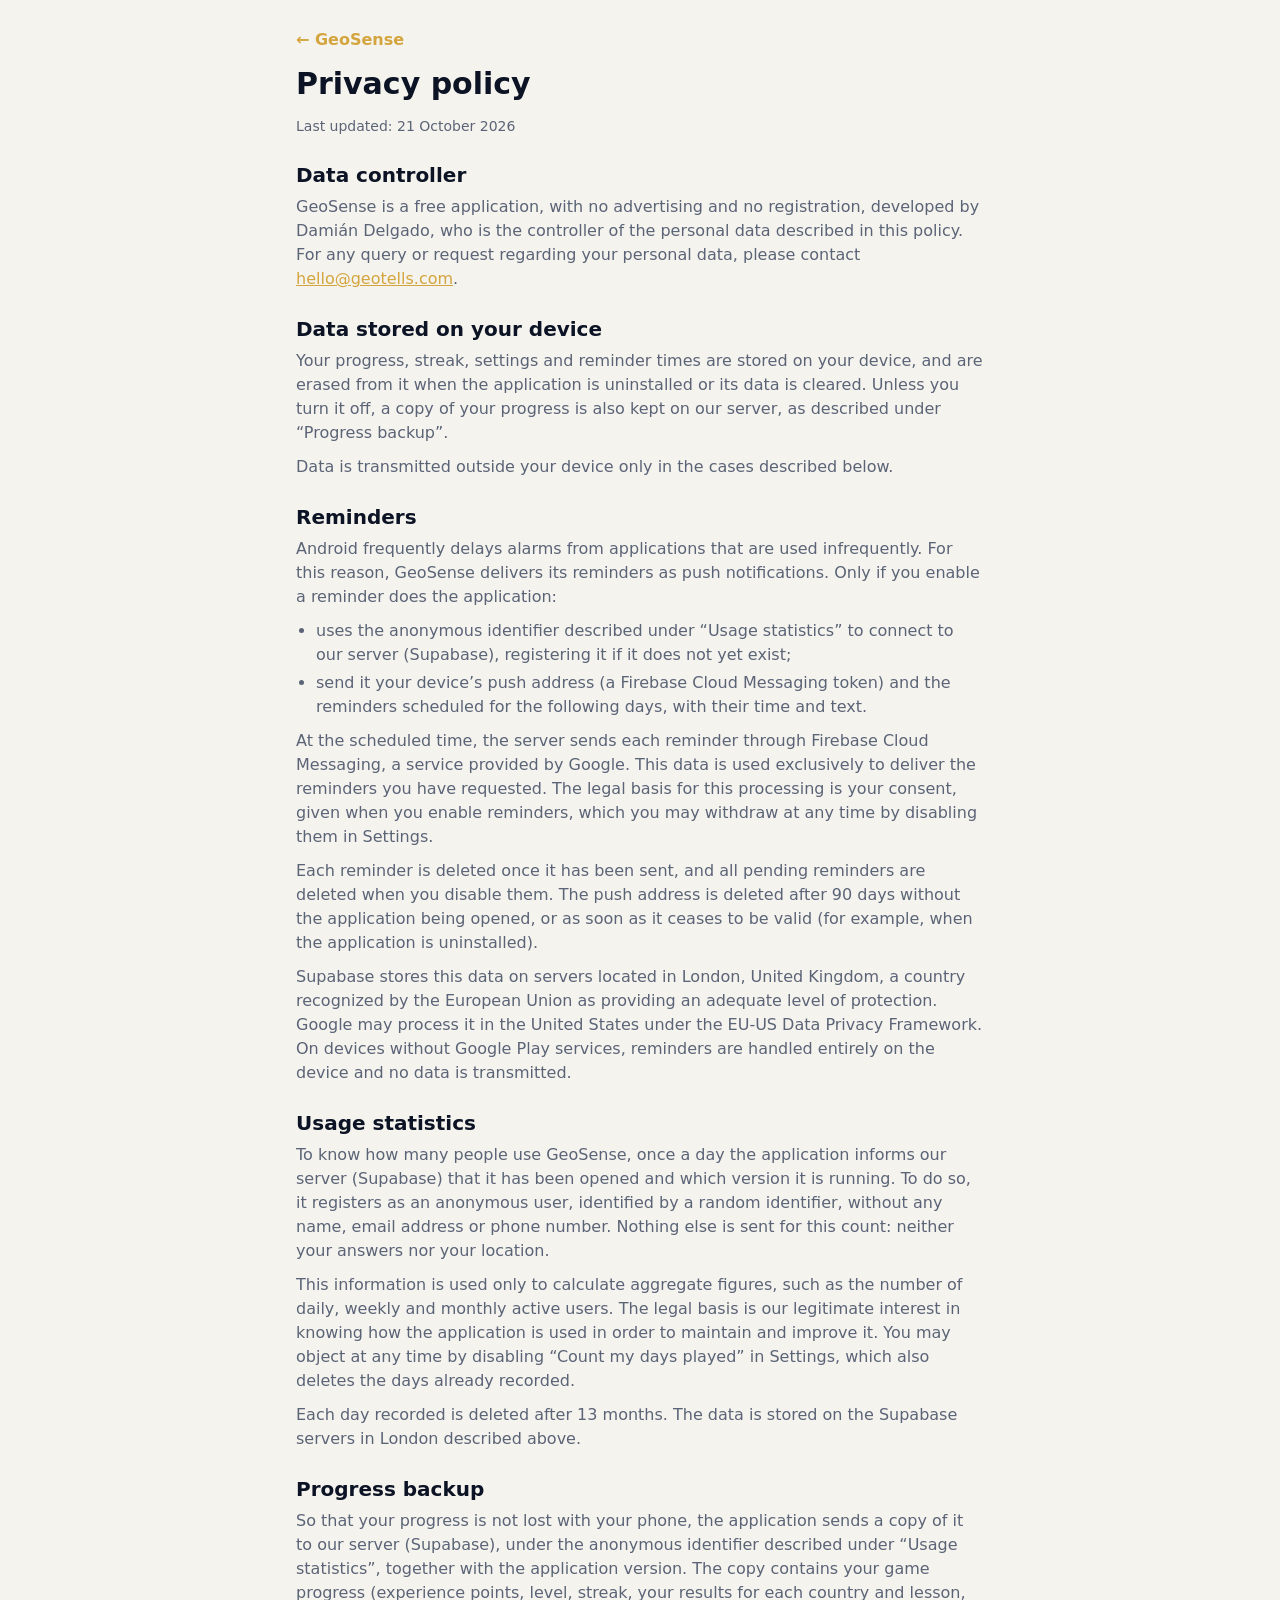
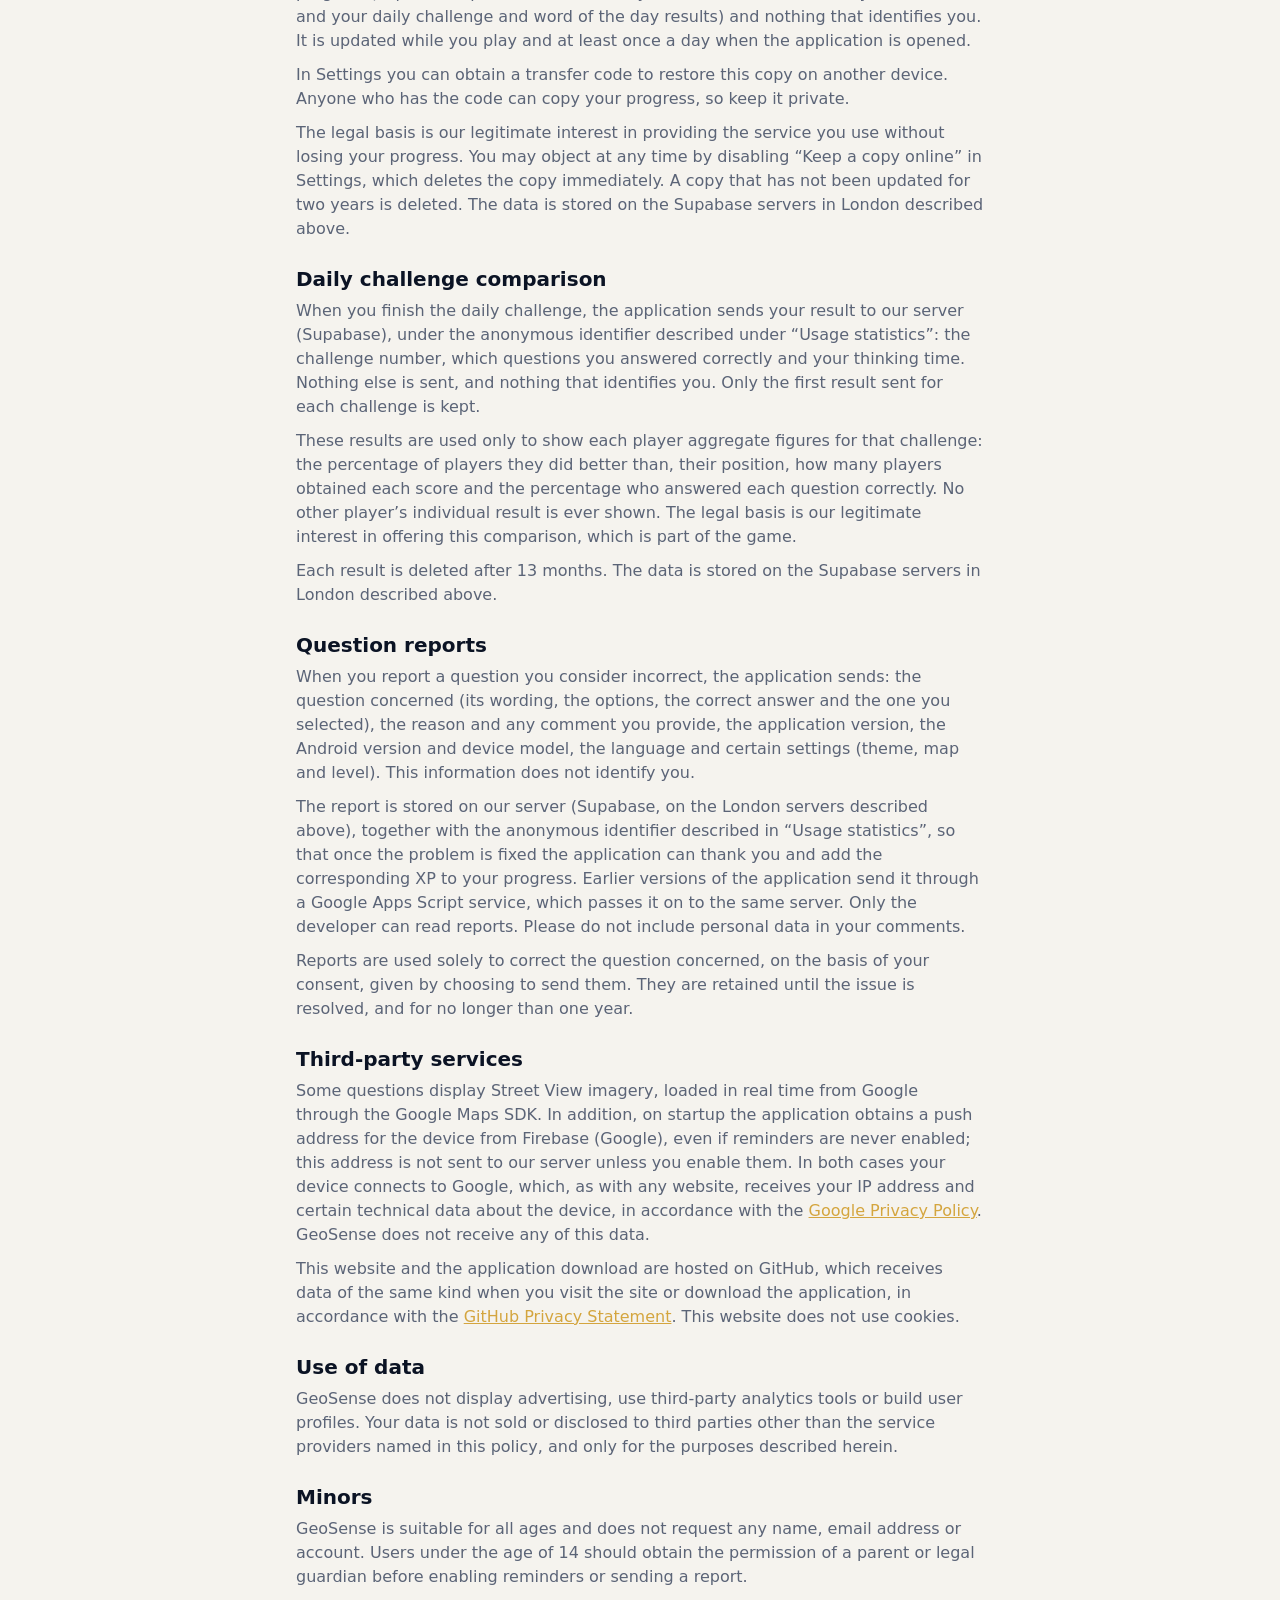
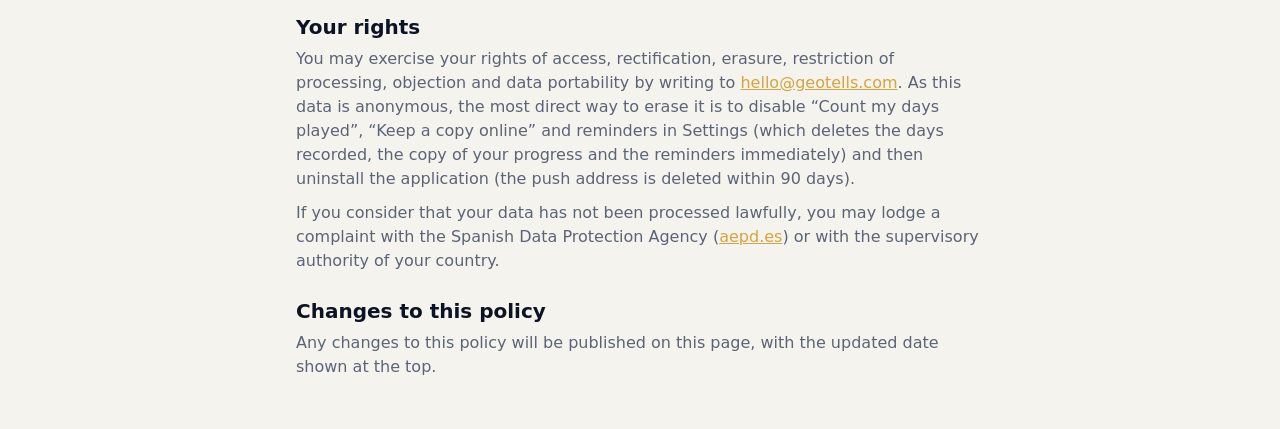
<file: privacy.html>
<!doctype html>
<!-- Made by _build.js: edit that, not this. -->
<html lang="en">
<head>
<meta charset="utf-8">
<meta name="viewport" content="width=device-width, initial-scale=1">
<title>GeoSense privacy policy</title>
<meta name="description" content="What GeoSense keeps on your phone, what it sends and why.">
<meta name="theme-color" content="#0b1324">
<link rel="icon" href="icon.png">
<link rel="stylesheet" href="style.css">
</head>
<body>
<main class="policy">
  <a class="back" href="./"><span data-es="← GeoSense">← GeoSense</span></a>
  <h1 data-es="Política de privacidad">Privacy policy</h1>
  <p class="meta" data-es="Última actualización: 21 de octubre de 2026">Last updated: 21 October 2026</p>
  <section>
    <h3 data-es="Responsable del tratamiento">Data controller</h3>
    <p data-es="GeoSense es una aplicación gratuita, sin publicidad y sin registro, desarrollada por Damián Delgado, responsable del tratamiento de los datos personales descritos en esta política. Para cualquier consulta o solicitud relativa a tus datos personales, puedes dirigirte a &lt;a href=&quot;mailto:hello@geotells.com&quot;&gt;hello@geotells.com&lt;/a&gt;.">GeoSense is a free application, with no advertising and no registration, developed by Damián Delgado, who is the controller of the personal data described in this policy. For any query or request regarding your personal data, please contact <a href="mailto:hello@geotells.com">hello@geotells.com</a>.</p>
  </section>
  <section>
    <h3 data-es="Datos almacenados en tu dispositivo">Data stored on your device</h3>
    <p data-es="Tu progreso, tu racha, tus ajustes y los horarios de tus recordatorios se almacenan en tu dispositivo, y se eliminan de él al desinstalar la aplicación o borrar sus datos. Salvo que la desactives, también se conserva una copia de tu progreso en nuestro servidor, como se describe en «Copia del progreso».">Your progress, streak, settings and reminder times are stored on your device, and are erased from it when the application is uninstalled or its data is cleared. Unless you turn it off, a copy of your progress is also kept on our server, as described under “Progress backup”.</p>
    <p data-es="Los datos solo se transmiten fuera de tu dispositivo en los supuestos que se describen a continuación.">Data is transmitted outside your device only in the cases described below.</p>
  </section>
  <section>
    <h3 data-es="Recordatorios">Reminders</h3>
    <p data-es="Android retiene con frecuencia las alarmas de las aplicaciones que se usan poco. Por este motivo, GeoSense envía sus recordatorios como notificaciones push. Únicamente si activas un recordatorio, la aplicación:">Android frequently delays alarms from applications that are used infrequently. For this reason, GeoSense delivers its reminders as push notifications. Only if you enable a reminder does the application:</p>
    <ul class="list">
      <li data-es="utiliza el identificador anónimo descrito en «Estadísticas de uso» para conectarse a nuestro servidor (Supabase), y lo crea si aún no existe;">uses the anonymous identifier described under “Usage statistics” to connect to our server (Supabase), registering it if it does not yet exist;</li>
      <li data-es="le envía la dirección push de tu dispositivo (un token de Firebase Cloud Messaging) y los recordatorios previstos para los próximos días, con su hora y su texto.">send it your device’s push address (a Firebase Cloud Messaging token) and the reminders scheduled for the following days, with their time and text.</li>
    </ul>
    <p data-es="A la hora prevista, el servidor envía cada recordatorio a través de Firebase Cloud Messaging, un servicio de Google. Estos datos se utilizan exclusivamente para enviarte los recordatorios que has solicitado. La base jurídica del tratamiento es tu consentimiento, prestado al activar los recordatorios, que puedes retirar en cualquier momento desactivándolos en Ajustes.">At the scheduled time, the server sends each reminder through Firebase Cloud Messaging, a service provided by Google. This data is used exclusively to deliver the reminders you have requested. The legal basis for this processing is your consent, given when you enable reminders, which you may withdraw at any time by disabling them in Settings.</p>
    <p data-es="Cada recordatorio se elimina una vez enviado, y todos los pendientes se eliminan al desactivarlos. La dirección push se elimina transcurridos 90 días sin abrir la aplicación, o en cuanto deja de ser válida (por ejemplo, al desinstalarla).">Each reminder is deleted once it has been sent, and all pending reminders are deleted when you disable them. The push address is deleted after 90 days without the application being opened, or as soon as it ceases to be valid (for example, when the application is uninstalled).</p>
    <p data-es="Supabase almacena estos datos en servidores ubicados en Londres (Reino Unido), país al que la Unión Europea reconoce un nivel de protección adecuado. Google puede tratarlos en Estados Unidos al amparo del Marco de Privacidad de Datos UE-EE. UU. En los dispositivos sin servicios de Google Play, los recordatorios se gestionan íntegramente en el dispositivo y no se transmite ningún dato.">Supabase stores this data on servers located in London, United Kingdom, a country recognized by the European Union as providing an adequate level of protection. Google may process it in the United States under the EU-US Data Privacy Framework. On devices without Google Play services, reminders are handled entirely on the device and no data is transmitted.</p>
  </section>
  <section>
    <h3 data-es="Estadísticas de uso">Usage statistics</h3>
    <p data-es="Para saber cuántas personas utilizan GeoSense, una vez al día la aplicación comunica a nuestro servidor (Supabase) que se ha abierto y qué versión ejecuta. Para ello se registra como usuario anónimo, mediante un identificador aleatorio, sin nombre, dirección de correo electrónico ni número de teléfono. Para este recuento no se envía ningún otro dato: ni tus respuestas ni tu ubicación.">To know how many people use GeoSense, once a day the application informs our server (Supabase) that it has been opened and which version it is running. To do so, it registers as an anonymous user, identified by a random identifier, without any name, email address or phone number. Nothing else is sent for this count: neither your answers nor your location.</p>
    <p data-es="Esta información se utiliza únicamente para obtener cifras agregadas, como el número de usuarios activos por día, semana y mes. La base jurídica es nuestro interés legítimo en conocer el uso de la aplicación para mantenerla y mejorarla. Puedes oponerte en cualquier momento desactivando «Contar mis días de juego» en Ajustes, lo que además elimina los días ya registrados.">This information is used only to calculate aggregate figures, such as the number of daily, weekly and monthly active users. The legal basis is our legitimate interest in knowing how the application is used in order to maintain and improve it. You may object at any time by disabling “Count my days played” in Settings, which also deletes the days already recorded.</p>
    <p data-es="Cada día registrado se elimina transcurridos 13 meses. Los datos se almacenan en los servidores de Supabase en Londres descritos más arriba.">Each day recorded is deleted after 13 months. The data is stored on the Supabase servers in London described above.</p>
  </section>
  <section>
    <h3 data-es="Copia del progreso">Progress backup</h3>
    <p data-es="Para que tu progreso no se pierda con tu móvil, la aplicación envía una copia a nuestro servidor (Supabase), con el identificador anónimo descrito en «Estadísticas de uso», junto con la versión de la aplicación. La copia contiene tu progreso en el juego (puntos de experiencia, nivel, racha, tus resultados en cada país y lección, y los del reto diario y la palabra del día) y nada que te identifique. Se actualiza mientras juegas y, al menos, una vez al día al abrir la aplicación.">So that your progress is not lost with your phone, the application sends a copy of it to our server (Supabase), under the anonymous identifier described under “Usage statistics”, together with the application version. The copy contains your game progress (experience points, level, streak, your results for each country and lesson, and your daily challenge and word of the day results) and nothing that identifies you. It is updated while you play and at least once a day when the application is opened.</p>
    <p data-es="En Ajustes puedes obtener un código de traspaso para recuperar esta copia en otro dispositivo. Cualquiera que tenga el código puede copiar tu progreso, así que no lo compartas.">In Settings you can obtain a transfer code to restore this copy on another device. Anyone who has the code can copy your progress, so keep it private.</p>
    <p data-es="La base jurídica es nuestro interés legítimo en prestarte el servicio que utilizas sin que pierdas tu progreso. Puedes oponerte en cualquier momento desactivando «Guardar una copia en internet» en Ajustes, lo que elimina la copia de inmediato. Una copia que lleve dos años sin actualizarse se elimina. Los datos se almacenan en los servidores de Supabase en Londres descritos más arriba.">The legal basis is our legitimate interest in providing the service you use without losing your progress. You may object at any time by disabling “Keep a copy online” in Settings, which deletes the copy immediately. A copy that has not been updated for two years is deleted. The data is stored on the Supabase servers in London described above.</p>
  </section>
  <section>
    <h3 data-es="Comparativa del reto diario">Daily challenge comparison</h3>
    <p data-es="Al terminar el reto diario, la aplicación envía tu resultado a nuestro servidor (Supabase), con el identificador anónimo descrito en «Estadísticas de uso»: el número del reto, qué preguntas acertaste y tu tiempo de reflexión. No se envía nada más, ni nada que te identifique. Solo se conserva el primer resultado enviado de cada reto.">When you finish the daily challenge, the application sends your result to our server (Supabase), under the anonymous identifier described under “Usage statistics”: the challenge number, which questions you answered correctly and your thinking time. Nothing else is sent, and nothing that identifies you. Only the first result sent for each challenge is kept.</p>
    <p data-es="Estos resultados se utilizan únicamente para mostrar a cada jugador cifras agregadas de ese reto: el porcentaje de jugadores a los que ha superado, su posición, cuántos jugadores obtuvieron cada puntuación y el porcentaje que acertó cada pregunta. Nunca se muestra el resultado individual de otro jugador. La base jurídica es nuestro interés legítimo en ofrecer esta comparativa, que forma parte del juego.">These results are used only to show each player aggregate figures for that challenge: the percentage of players they did better than, their position, how many players obtained each score and the percentage who answered each question correctly. No other player’s individual result is ever shown. The legal basis is our legitimate interest in offering this comparison, which is part of the game.</p>
    <p data-es="Cada resultado se elimina transcurridos 13 meses. Los datos se almacenan en los servidores de Supabase en Londres descritos más arriba.">Each result is deleted after 13 months. The data is stored on the Supabase servers in London described above.</p>
  </section>
  <section>
    <h3 data-es="Notificación de errores en preguntas">Question reports</h3>
    <p data-es="Cuando notificas una pregunta que consideras errónea, la aplicación envía: la pregunta en cuestión (su enunciado, las opciones, la respuesta correcta y la que seleccionaste), el motivo y el comentario que añadas, la versión de la aplicación, la versión de Android y el modelo del dispositivo, el idioma y algunos ajustes (tema, mapa y nivel). Esta información no permite identificarte.">When you report a question you consider incorrect, the application sends: the question concerned (its wording, the options, the correct answer and the one you selected), the reason and any comment you provide, the application version, the Android version and device model, the language and certain settings (theme, map and level). This information does not identify you.</p>
    <p data-es="El informe se guarda en nuestro servidor (Supabase, en los servidores de Londres descritos más arriba), junto con el identificador anónimo descrito en «Estadísticas de uso», para que, cuando el problema se corrija, la aplicación pueda darte las gracias y sumar a tu progreso los XP correspondientes. Las versiones anteriores de la aplicación lo envían a través de un servicio de Google Apps Script, que lo traslada al mismo servidor. Solo el desarrollador puede leer los informes. Te rogamos que no incluyas datos personales en los comentarios.">The report is stored on our server (Supabase, on the London servers described above), together with the anonymous identifier described in “Usage statistics”, so that once the problem is fixed the application can thank you and add the corresponding XP to your progress. Earlier versions of the application send it through a Google Apps Script service, which passes it on to the same server. Only the developer can read reports. Please do not include personal data in your comments.</p>
    <p data-es="Los informes se utilizan únicamente para corregir la pregunta afectada, sobre la base de tu consentimiento, prestado al decidir enviarlos. Se conservan hasta resolver la incidencia y, como máximo, durante un año.">Reports are used solely to correct the question concerned, on the basis of your consent, given by choosing to send them. They are retained until the issue is resolved, and for no longer than one year.</p>
  </section>
  <section>
    <h3 data-es="Servicios de terceros">Third-party services</h3>
    <p data-es="Algunas preguntas muestran imágenes de Street View, cargadas en tiempo real desde Google mediante el SDK de Google Maps. Además, al iniciarse, la aplicación obtiene de Firebase (Google) una dirección push para el dispositivo, aunque nunca se activen los recordatorios; esta dirección no se envía a nuestro servidor salvo que los actives. En ambos casos, tu dispositivo se conecta a Google, que, como cualquier sitio web, recibe tu dirección IP y determinados datos técnicos del dispositivo, conforme a la &lt;a href=&quot;https://policies.google.com/privacy&quot;&gt;Política de privacidad de Google&lt;/a&gt;. GeoSense no recibe ninguno de estos datos.">Some questions display Street View imagery, loaded in real time from Google through the Google Maps SDK. In addition, on startup the application obtains a push address for the device from Firebase (Google), even if reminders are never enabled; this address is not sent to our server unless you enable them. In both cases your device connects to Google, which, as with any website, receives your IP address and certain technical data about the device, in accordance with the <a href="https://policies.google.com/privacy">Google Privacy Policy</a>. GeoSense does not receive any of this data.</p>
    <p data-es="Este sitio web y la descarga de la aplicación están alojados en GitHub, que recibe datos de la misma naturaleza cuando visitas el sitio o descargas la aplicación, conforme a la &lt;a href=&quot;https://docs.github.com/site-policy/privacy-policies/github-general-privacy-statement&quot;&gt;Declaración de privacidad de GitHub&lt;/a&gt;. Este sitio web no utiliza cookies.">This website and the application download are hosted on GitHub, which receives data of the same kind when you visit the site or download the application, in accordance with the <a href="https://docs.github.com/site-policy/privacy-policies/github-general-privacy-statement">GitHub Privacy Statement</a>. This website does not use cookies.</p>
  </section>
  <section>
    <h3 data-es="Uso de los datos">Use of data</h3>
    <p data-es="GeoSense no muestra publicidad, no utiliza herramientas de analítica de terceros ni elabora perfiles de usuario. Tus datos no se venden ni se ceden a terceros distintos de los proveedores mencionados en esta política, y únicamente para los fines aquí descritos.">GeoSense does not display advertising, use third-party analytics tools or build user profiles. Your data is not sold or disclosed to third parties other than the service providers named in this policy, and only for the purposes described herein.</p>
  </section>
  <section>
    <h3 data-es="Menores de edad">Minors</h3>
    <p data-es="GeoSense es apta para todas las edades y no solicita nombre, dirección de correo electrónico ni cuenta. Los usuarios menores de 14 años deben contar con la autorización de sus padres o tutores legales antes de activar los recordatorios o enviar un informe.">GeoSense is suitable for all ages and does not request any name, email address or account. Users under the age of 14 should obtain the permission of a parent or legal guardian before enabling reminders or sending a report.</p>
  </section>
  <section>
    <h3 data-es="Tus derechos">Your rights</h3>
    <p data-es="Puedes ejercer tus derechos de acceso, rectificación, supresión, limitación del tratamiento, oposición y portabilidad escribiendo a &lt;a href=&quot;mailto:hello@geotells.com&quot;&gt;hello@geotells.com&lt;/a&gt;. Dado que estos datos son anónimos, la forma más directa de suprimirlos es desactivar «Contar mis días de juego», «Guardar una copia en internet» y los recordatorios en Ajustes (lo que elimina de inmediato los días registrados, la copia de tu progreso y los recordatorios) y, después, desinstalar la aplicación (la dirección push se elimina en un plazo de 90 días).">You may exercise your rights of access, rectification, erasure, restriction of processing, objection and data portability by writing to <a href="mailto:hello@geotells.com">hello@geotells.com</a>. As this data is anonymous, the most direct way to erase it is to disable “Count my days played”, “Keep a copy online” and reminders in Settings (which deletes the days recorded, the copy of your progress and the reminders immediately) and then uninstall the application (the push address is deleted within 90 days).</p>
    <p data-es="Si consideras que tus datos no se han tratado conforme a la normativa, puedes presentar una reclamación ante la Agencia Española de Protección de Datos (&lt;a href=&quot;https://www.aepd.es&quot;&gt;aepd.es&lt;/a&gt;) o ante la autoridad de control de tu país.">If you consider that your data has not been processed lawfully, you may lodge a complaint with the Spanish Data Protection Agency (<a href="https://www.aepd.es">aepd.es</a>) or with the supervisory authority of your country.</p>
  </section>
  <section>
    <h3 data-es="Modificaciones de esta política">Changes to this policy</h3>
    <p data-es="Cualquier modificación de esta política se publicará en esta página, con la fecha de actualización indicada al inicio.">Any changes to this policy will be published on this page, with the updated date shown at the top.</p>
  </section>
</main>
<script src="lang.js"></script>
</body>
</html>
</file>
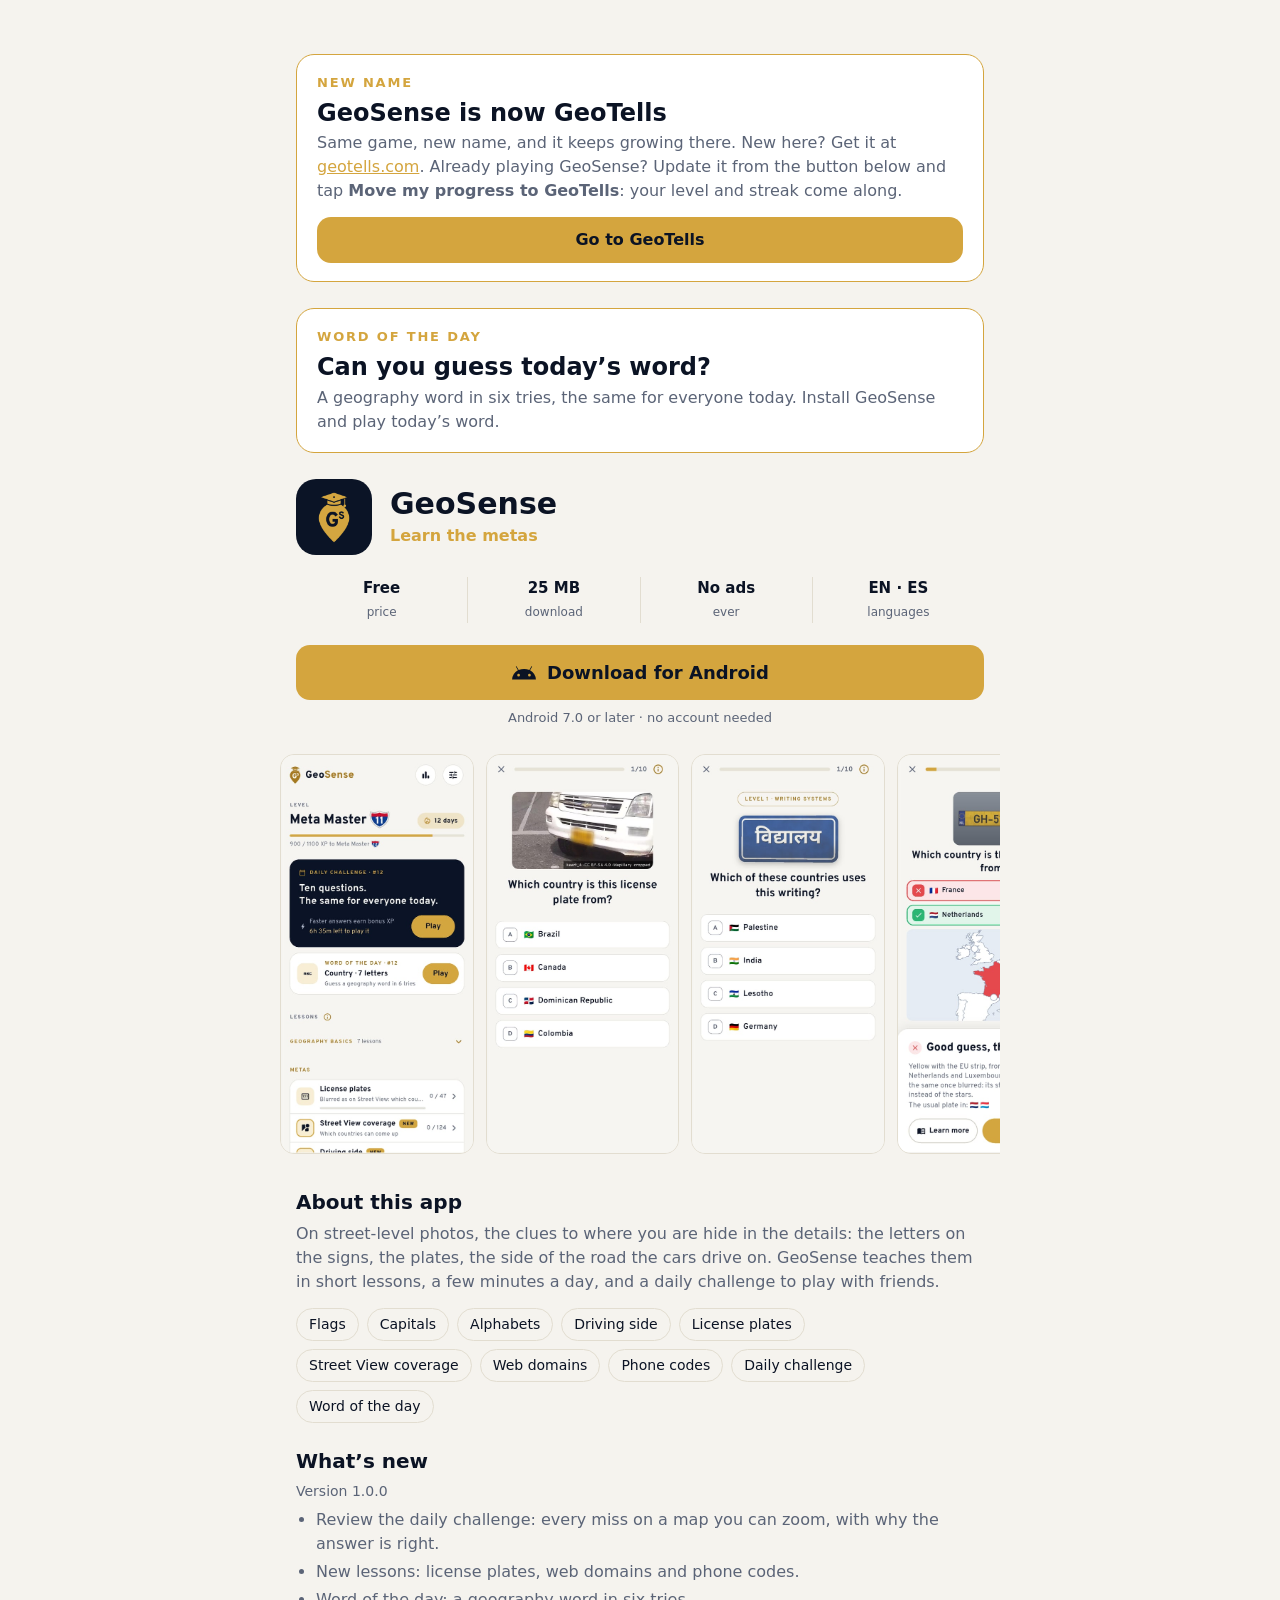
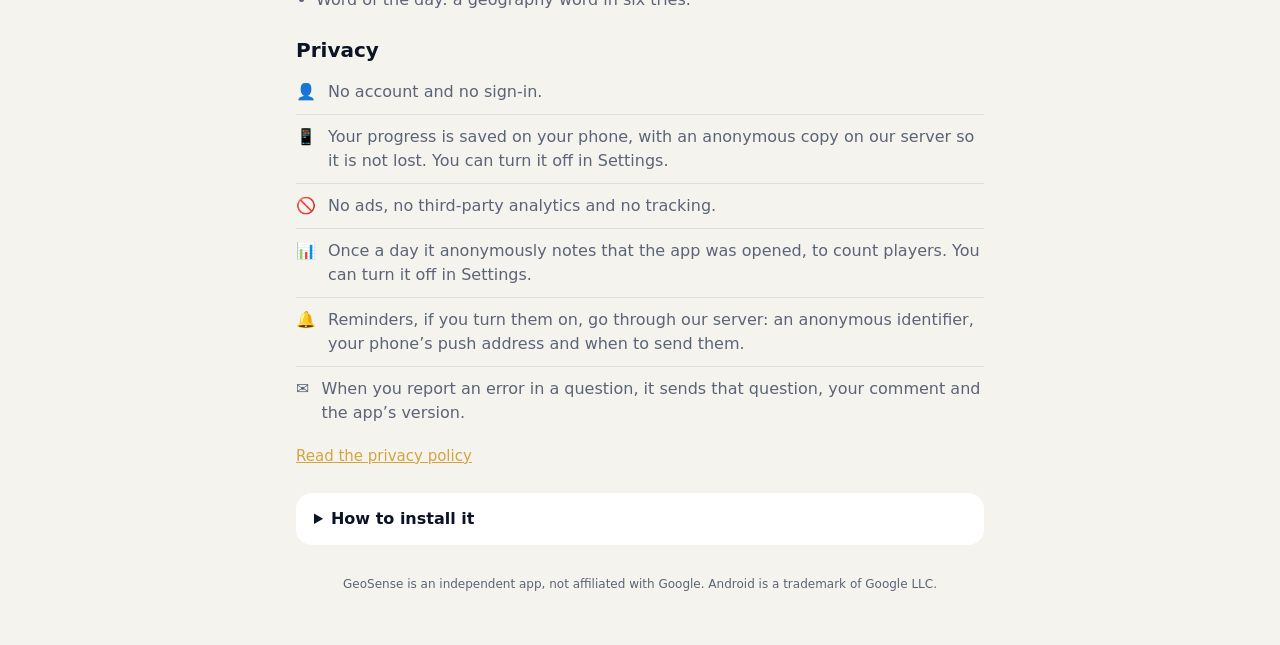
<file: w.html>
<!doctype html>
<!-- Made by _build.js: edit that, not this. -->
<html lang="en">
<head>
<meta charset="utf-8">
<meta name="viewport" content="width=device-width, initial-scale=1">
<title>GeoSense word of the day</title>
<meta name="description" content="A geography word in six tries, the same for everyone today. Can you guess it?">
<meta property="og:title" content="GeoSense word of the day">
<meta property="og:description" content="A geography word in six tries, the same for everyone today. Can you guess it?">
<!-- Small and square: WhatsApp shows it as a thumbnail beside the text, not a big banner. -->
<meta property="og:image" content="https://playgeosense.com/share.png">
<meta property="og:image:width" content="192">
<meta property="og:image:height" content="192">
<meta name="theme-color" content="#0b1324">
<link rel="icon" href="icon.png">
<link rel="stylesheet" href="style.css">
</head>
<body>
<main>
  <!-- The move: new players go to GeoTells; GeoSense's own get the last
       GeoSense (1.7) below, which moves their progress with one tap. -->
  <section class="invite moved">
    <p class="eyebrow" data-es="Nuevo nombre">New name</p>
    <h2 data-es="GeoSense ahora es GeoTells">GeoSense is now GeoTells</h2>
    <p data-es="El mismo juego, con otro nombre, y ahí sigue creciendo. ¿Eres nuevo? Descárgalo en &lt;a href=&quot;https://geotells.com&quot;&gt;geotells.com&lt;/a&gt;. ¿Ya juegas a GeoSense? Actualízala con el botón de abajo y pulsa &lt;b&gt;Pasar mi progreso a GeoTells&lt;/b&gt;: tu nivel y tu racha se vienen contigo.">Same game, new name, and it keeps growing there. New here? Get it at <a href="https://geotells.com">geotells.com</a>. Already playing GeoSense? Update it from the button below and tap <b>Move my progress to GeoTells</b>: your level and streak come along.</p>
    <a class="install" href="https://geotells.com"><span data-es="Ir a GeoTells">Go to GeoTells</span></a>
  </section>
  <section class="invite">
    <p class="eyebrow" id="label" data-es="Palabra del día">Word of the day</p>
    <h2 data-es="¿Adivinas la palabra de hoy?">Can you guess today’s word?</h2>
    <p data-es="Una palabra de geografía en seis intentos, la misma para todos hoy. Instala GeoSense y juega la palabra de hoy.">A geography word in six tries, the same for everyone today. Install GeoSense and play today’s word.</p>
  </section>
  <header class="app">
    <img class="logo" src="icon.png" alt="" width="76" height="76">
    <div>
      <h1>GeoSense</h1>
      <p class="by" data-es="Aprende las metas">Learn the metas</p>
    </div>
  </header>
  <ul class="facts">
    <li><b data-es="Gratis">Free</b><span data-es="precio">price</span></li>
    <li><b id="size">25 MB</b><span data-es="descarga">download</span></li>
    <li><b data-es="Sin anuncios">No ads</b><span data-es="nunca">ever</span></li>
    <li><b>EN · ES</b><span data-es="idiomas">languages</span></li>
  </ul>
  <a class="install" href="https://github.com/geosenselearnthemetas-arch/geosenselearnthemetas-arch.github.io/releases/latest/download/GeoSense.apk"><svg viewBox="0 0 24 24" aria-hidden="true"><path fill="currentColor" d="M17.6 9.48l1.84-3.18a.38.38 0 0 0-.66-.38l-1.86 3.22A11.5 11.5 0 0 0 12 8.2c-1.74 0-3.38.37-4.92.94L5.22 5.92a.38.38 0 0 0-.66.38L6.4 9.48A10.8 10.8 0 0 0 1 18h22a10.8 10.8 0 0 0-5.4-8.52zM7 15.25a1.25 1.25 0 1 1 0-2.5 1.25 1.25 0 0 1 0 2.5zm10 0a1.25 1.25 0 1 1 0-2.5 1.25 1.25 0 0 1 0 2.5z"/></svg><span data-es="Descargar para Android">Download for Android</span></a>
  <p class="needs" data-es="Android 7.0 o superior · sin crear cuenta">Android 7.0 or later · no account needed</p>

  <!-- store.js picks each image in the page's language; the browser picks
       the light or dark one, as the phone is set. -->
  <div class="shots" id="shots" aria-label="Screenshots">
    <picture><source media="(prefers-color-scheme: light)"><img data-n="1" alt="Home: the daily challenge, the word of the day and the lessons" data-es-alt="Inicio: el reto diario, la palabra del día y las lecciones" width="540" height="1115"></picture>
    <picture><source media="(prefers-color-scheme: light)"><img data-n="2" alt="A real car with its plate blurred: which country is it?" data-es-alt="Un coche real con la matrícula difuminada: ¿de qué país es?" width="540" height="1115"></picture>
    <picture><source media="(prefers-color-scheme: light)"><img data-n="3" alt="Which writing is on the sign?" data-es-alt="¿Qué escritura hay en la señal?" width="540" height="1115" loading="lazy"></picture>
    <picture><source media="(prefers-color-scheme: light)"><img data-n="4" alt="Missed it? The clue explained: yellow plates with the EU strip" data-es-alt="¿Fallaste? La pista explicada: matrículas amarillas con la franja de la UE" width="540" height="1115" loading="lazy"></picture>
    <picture><source media="(prefers-color-scheme: light)"><img data-n="5" alt="Which country’s flag is this?" data-es-alt="¿De qué país es esta bandera?" width="540" height="1115" loading="lazy"></picture>
    <picture><source media="(prefers-color-scheme: light)"><img data-n="6" alt="Find the country on the map" data-es-alt="Encuentra el país en el mapa" width="540" height="1115" loading="lazy"></picture>
    <picture><source media="(prefers-color-scheme: light)"><img data-n="7" alt="Your result, ready to share" data-es-alt="Tu resultado, listo para compartir" width="540" height="1115" loading="lazy"></picture>
  </div>

  <section>
    <h3 data-es="Acerca de esta app">About this app</h3>
    <p data-es="En las fotos a pie de calle, las pistas de dónde estás se esconden en los detalles: las letras de los carteles, las matrículas, el lado por el que circulan los coches. GeoSense te las enseña con lecciones cortas, unos minutos al día, y un reto diario para jugar con amigos.">On street-level photos, the clues to where you are hide in the details: the letters on the signs, the plates, the side of the road the cars drive on. GeoSense teaches them in short lessons, a few minutes a day, and a daily challenge to play with friends.</p>
    <ul class="chips">
      <li data-es="Banderas">Flags</li>
      <li data-es="Capitales">Capitals</li>
      <li data-es="Alfabetos">Alphabets</li>
      <li data-es="Lado de conducción">Driving side</li>
      <li data-es="Matrículas">License plates</li>
      <li data-es="Cobertura de Street View">Street View coverage</li>
      <li data-es="Dominios web">Web domains</li>
      <li data-es="Prefijos">Phone codes</li>
      <li data-es="Reto diario">Daily challenge</li>
      <li data-es="Palabra del día">Word of the day</li>
    </ul>
  </section>

  <section>
    <h3 data-es="Novedades">What’s new</h3>
    <p class="meta" id="release">Version 1.0.0</p>
    <ul class="list">
      <li data-es="Revisa el reto diario: cada fallo en un mapa que puedes ampliar, con el porqué de la respuesta.">Review the daily challenge: every miss on a map you can zoom, with why the answer is right.</li>
      <li data-es="Lecciones nuevas: matrículas, dominios web y prefijos telefónicos.">New lessons: license plates, web domains and phone codes.</li>
      <li data-es="Palabra del día: una palabra de geografía en seis intentos.">Word of the day: a geography word in six tries.</li>
    </ul>
  </section>

  <section>
    <h3 data-es="Privacidad">Privacy</h3>
    <ul class="privacy">
      <li><span aria-hidden="true">👤</span><span data-es="Sin cuenta y sin registro.">No account and no sign-in.</span></li>
      <li><span aria-hidden="true">📱</span><span data-es="Tu progreso se guarda en tu móvil, con una copia anónima en nuestro servidor para que no se pierda. Puedes desactivarla en Ajustes.">Your progress is saved on your phone, with an anonymous copy on our server so it is not lost. You can turn it off in Settings.</span></li>
      <li><span aria-hidden="true">🚫</span><span data-es="Sin anuncios, sin analíticas de terceros y sin rastreo.">No ads, no third-party analytics and no tracking.</span></li>
      <li><span aria-hidden="true">📊</span><span data-es="Una vez al día anota de forma anónima que se abrió la app, para contar jugadores. Puedes desactivarlo en Ajustes.">Once a day it anonymously notes that the app was opened, to count players. You can turn it off in Settings.</span></li>
      <li><span aria-hidden="true">🔔</span><span data-es="Los recordatorios, si los activas, pasan por nuestro servidor: un identificador anónimo, la dirección push de tu móvil y cuándo enviarlos.">Reminders, if you turn them on, go through our server: an anonymous identifier, your phone’s push address and when to send them.</span></li>
      <li><span aria-hidden="true">✉️</span><span data-es="Si notificas un error en una pregunta, envía esa pregunta, tu comentario y la versión de la app.">When you report an error in a question, it sends that question, your comment and the app’s version.</span></li>
    </ul>
    <p class="more"><a href="privacy" data-es="Lee la política de privacidad">Read the privacy policy</a></p>
  </section>

  <details>
    <summary data-es="Cómo instalarla">How to install it</summary>
    <p class="note" data-es="GeoSense aún no está en Google Play, así que Android hace alguna pregunta más la primera vez. Es segura: acepta.">GeoSense is not on Google Play yet, so Android asks a few extra questions the first time. It is safe: say yes to them.</p>
    <ol>
      <li data-es="Pulsa &lt;b&gt;Descargar para Android&lt;/b&gt;. Si el navegador avisa de que el archivo puede ser dañino, pulsa &lt;b&gt;Descargar de todos modos&lt;/b&gt;.">Tap <b>Download for Android</b>. If the browser warns that the file could be harmful, tap <b>Download anyway</b>.</li>
      <li data-es="Abre &lt;b&gt;GeoSense.apk&lt;/b&gt;: desde el aviso de descarga, o desde la app &lt;b&gt;Archivos&lt;/b&gt;, en Descargas.">Open <b>GeoSense.apk</b>: from the download notification, or from the <b>Files</b> app, in Downloads.</li>
      <li data-es="Si dice que tu móvil no puede instalar apps desconocidas de esta fuente, pulsa &lt;b&gt;Ajustes&lt;/b&gt;, activa &lt;b&gt;Permitir de esta fuente&lt;/b&gt; y vuelve atrás. Así das permiso al navegador (o a la app Archivos) para instalar apps; luego puedes quitarlo.">If it says your phone is not allowed to install unknown apps from this source, tap <b>Settings</b>, turn on <b>Allow from this source</b> and go back. This lets your browser (or the Files app) install apps; you can turn it off afterwards.</li>
      <li data-es="Si alguna protección de seguridad del móvil bloquea la instalación (algunas marcas incluyen un bloqueador automático), desactívala un momento en &lt;b&gt;Ajustes › Seguridad&lt;/b&gt;, instala GeoSense y vuelve a activarla.">If a security feature of your phone blocks the installation (some brands include an automatic blocker), turn it off for a moment in <b>Settings › Security</b>, install GeoSense and turn it back on.</li>
      <li data-es="Si &lt;b&gt;Google Play Protect&lt;/b&gt; dice que no conoce la app, pulsa &lt;b&gt;Más detalles&lt;/b&gt; y luego &lt;b&gt;Instalar de todos modos&lt;/b&gt;.">If <b>Google Play Protect</b> says it does not know the app, tap <b>More details</b> and then <b>Install anyway</b>.</li>
      <li data-es="Pulsa &lt;b&gt;Instalar&lt;/b&gt; y luego &lt;b&gt;Abrir&lt;/b&gt;. Para actualizarla más adelante, vuelve a descargarla desde aquí e instálala encima: no pierdes tu progreso.">Tap <b>Install</b>, then <b>Open</b>. To update it later, download it again from here and install it over the old one: your progress stays.</li>
    </ol>
  </details>

  <p class="legal" data-es="GeoSense es una app independiente, sin relación con Google. Android es una marca de Google LLC.">GeoSense is an independent app, not affiliated with Google. Android is a trademark of Google LLC.</p>
</main>
<script src="lang.js"></script>
<script src="store.js"></script>
</body>
</html>
</file>
<file: style.css>
:root {
  --bg: #0b1324;
  --card: #131f38;
  --line: #24314f;
  --text: #f5f1e8;
  --muted: #a9b2c6;
  --gold: #d4a53e;
  --ink: #0b1324;
}
@media (prefers-color-scheme: light) {
  :root { --bg: #f5f3ee; --card: #ffffff; --line: #e2ddd0; --text: #0b1324; --muted: #5b6477; }
}
* { box-sizing: border-box; }
body {
  margin: 0;
  min-height: 100vh;
  background: var(--bg);
  color: var(--text);
  font: 16px/1.5 system-ui, -apple-system, "Segoe UI", Roboto, sans-serif;
}
main {
  max-width: 720px;
  margin: 0 auto;
  padding: 28px 16px 40px;
}
h1, h2, h3 { line-height: 1.2; }

/* A daily challenge link: the invitation above the app. */
.invite {
  background: var(--card);
  border: 1px solid var(--gold);
  border-radius: 18px;
  padding: 18px 20px;
  margin-bottom: 26px;
}
.invite h2 { margin: 6px 0 4px; font-size: 24px; }
.invite p:last-child { margin: 0; color: var(--muted); }
.eyebrow {
  margin: 0;
  color: var(--gold);
  font-weight: 800;
  letter-spacing: 0.14em;
  text-transform: uppercase;
  font-size: 13px;
}

/* Icon, name and tagline, as app pages usually start. */
.app { display: flex; align-items: center; gap: 18px; }
.logo { border-radius: 20px; flex: none; }
.app h1 { margin: 0; font-size: 30px; }
.by { margin: 2px 0 0; color: var(--gold); font-weight: 700; }

/* Price, size, ads, languages: one row, each with a small caption. */
.facts {
  display: flex;
  list-style: none;
  padding: 0;
  margin: 22px 0;
}
.facts li {
  flex: 1;
  text-align: center;
  padding: 0 6px;
  border-left: 1px solid var(--line);
}
.facts li:first-child { border-left: 0; }
.facts b { display: block; font-size: 15px; white-space: nowrap; }
.facts span { color: var(--muted); font-size: 12px; }

.install {
  display: flex;
  align-items: center;
  justify-content: center;
  gap: 10px;
  padding: 14px;
  border-radius: 14px;
  background: var(--gold);
  color: var(--ink);
  font-weight: 800;
  font-size: 18px;
  text-decoration: none;
}
.install svg { width: 26px; height: 26px; }
.needs { margin: 8px 0 0; text-align: center; color: var(--muted); font-size: 13px; }

/* Screenshots side by side, swiped through. */
.shots {
  display: flex;
  gap: 12px;
  overflow-x: auto;
  scroll-snap-type: x mandatory;
  margin: 26px -16px 8px;
  padding: 0 16px 10px;
  scrollbar-width: thin;
}
.shots picture { flex: none; display: block; scroll-snap-align: start; }
.shots img {
  display: block;
  height: 400px;
  width: auto;
  aspect-ratio: 540 / 1115;
  border-radius: 14px;
  border: 1px solid var(--line);
  background: var(--card);
}

section { margin-top: 26px; }
section h3 { margin: 0 0 8px; font-size: 20px; }
section p { margin: 0; color: var(--muted); }
.meta { font-size: 14px; margin-bottom: 6px !important; }
.chips { display: flex; flex-wrap: wrap; gap: 8px; list-style: none; padding: 0; margin: 14px 0 0; }
.chips li {
  border: 1px solid var(--line);
  border-radius: 999px;
  padding: 5px 12px;
  font-size: 14px;
}
.list { color: var(--muted); padding-left: 20px; margin: 0; }
.list li { margin-bottom: 4px; }
.privacy { list-style: none; padding: 0; margin: 0; }
.privacy li {
  display: flex;
  gap: 12px;
  align-items: baseline;
  padding: 10px 0;
  border-bottom: 1px solid var(--line);
  color: var(--muted);
}
.privacy li:last-child { border-bottom: 0; }

details {
  margin-top: 26px;
  background: var(--card);
  border-radius: 16px;
  padding: 14px 18px;
}
summary { cursor: pointer; font-weight: 700; }
.note { color: var(--muted); font-size: 15px; margin: 10px 0 0; }
ol { color: var(--muted); padding-left: 20px; margin: 10px 0 4px; }
ol li { margin-bottom: 6px; }
ol b { color: var(--text); }

.legal { margin-top: 30px; text-align: center; color: var(--muted); font-size: 12px; }

.more { margin-top: 10px !important; font-size: 15px; }
a { color: var(--gold); }

/* The privacy policy: plain reading, the same look as the app's page. */
.policy h1 { margin: 14px 0 4px; font-size: 30px; }
.policy > .meta { color: var(--muted); }
.policy section p { margin-bottom: 10px; }
.policy .list { margin-bottom: 10px; }
.back { text-decoration: none; font-weight: 700; }

/* The move to GeoTells, on top of every page. */
.moved .install { margin-top: 14px; font-size: 16px; padding: 11px; }
.moved p a { color: var(--gold); }
</file>
